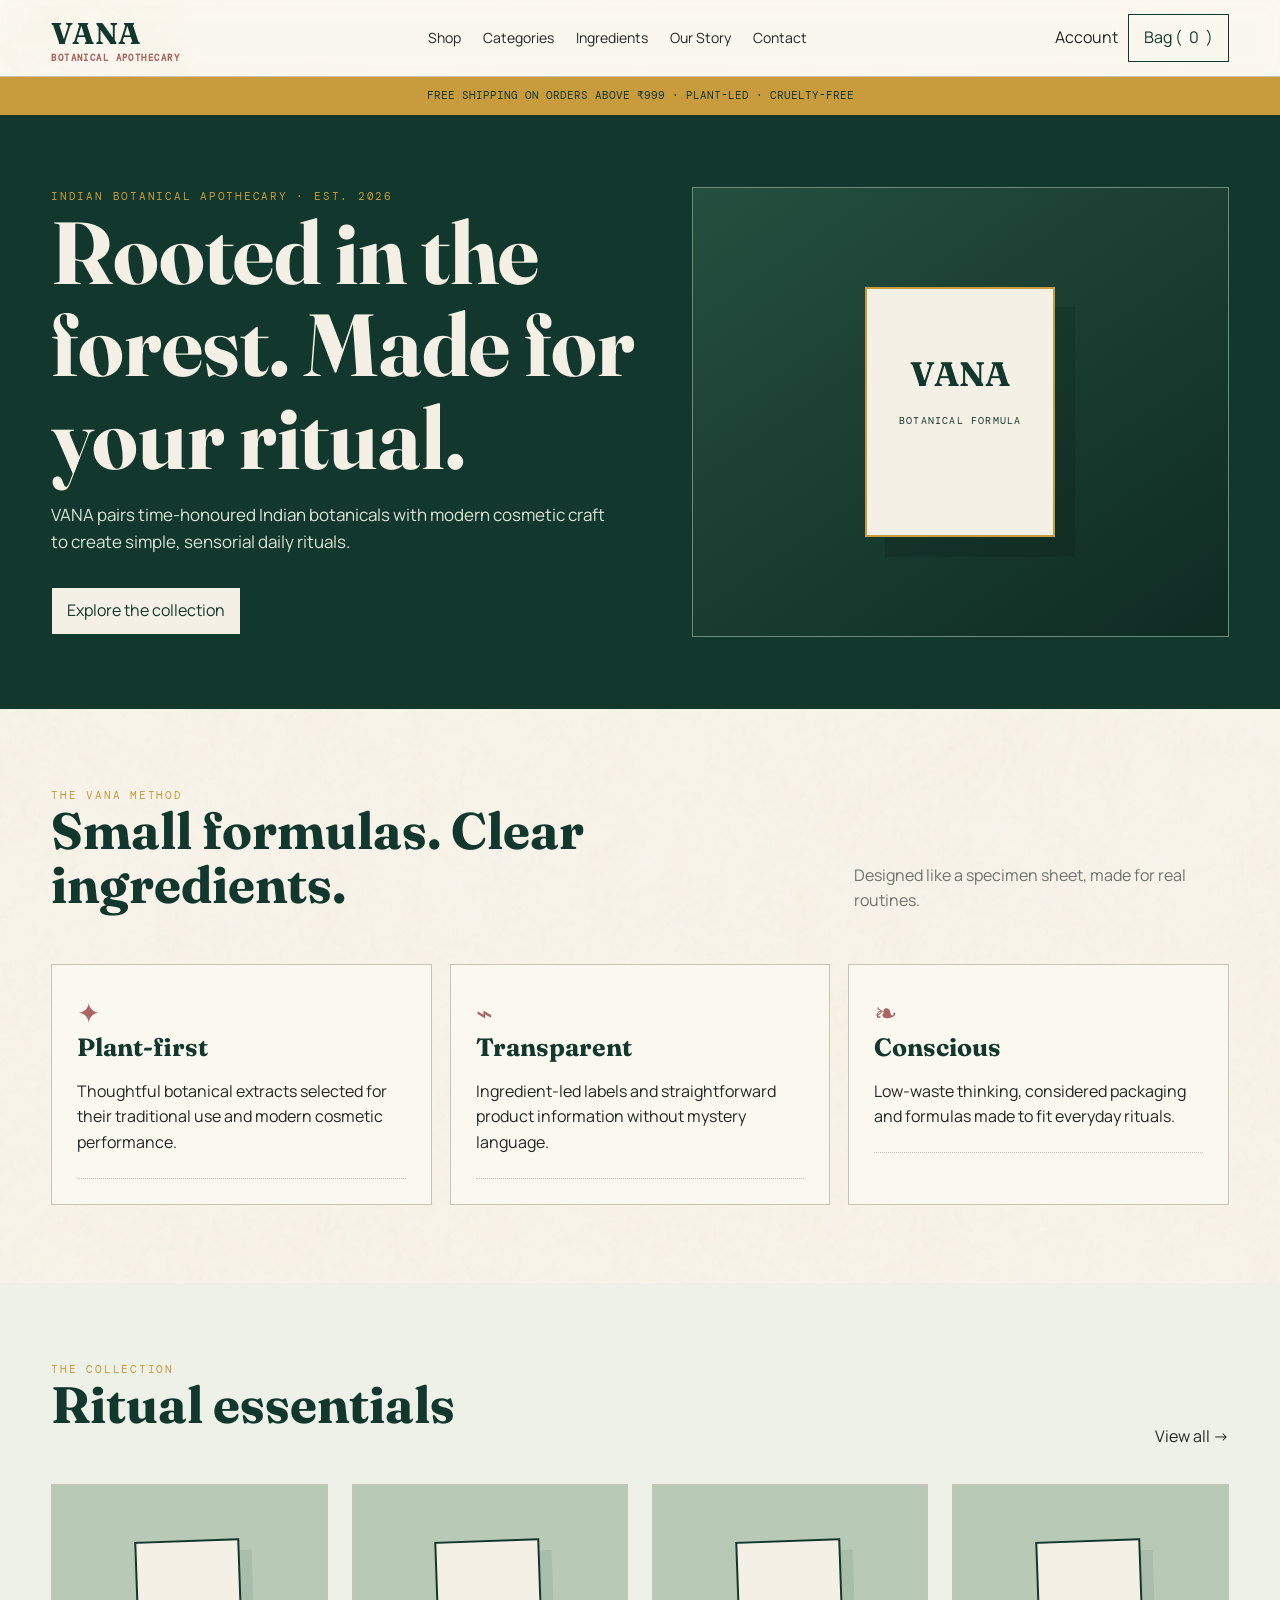
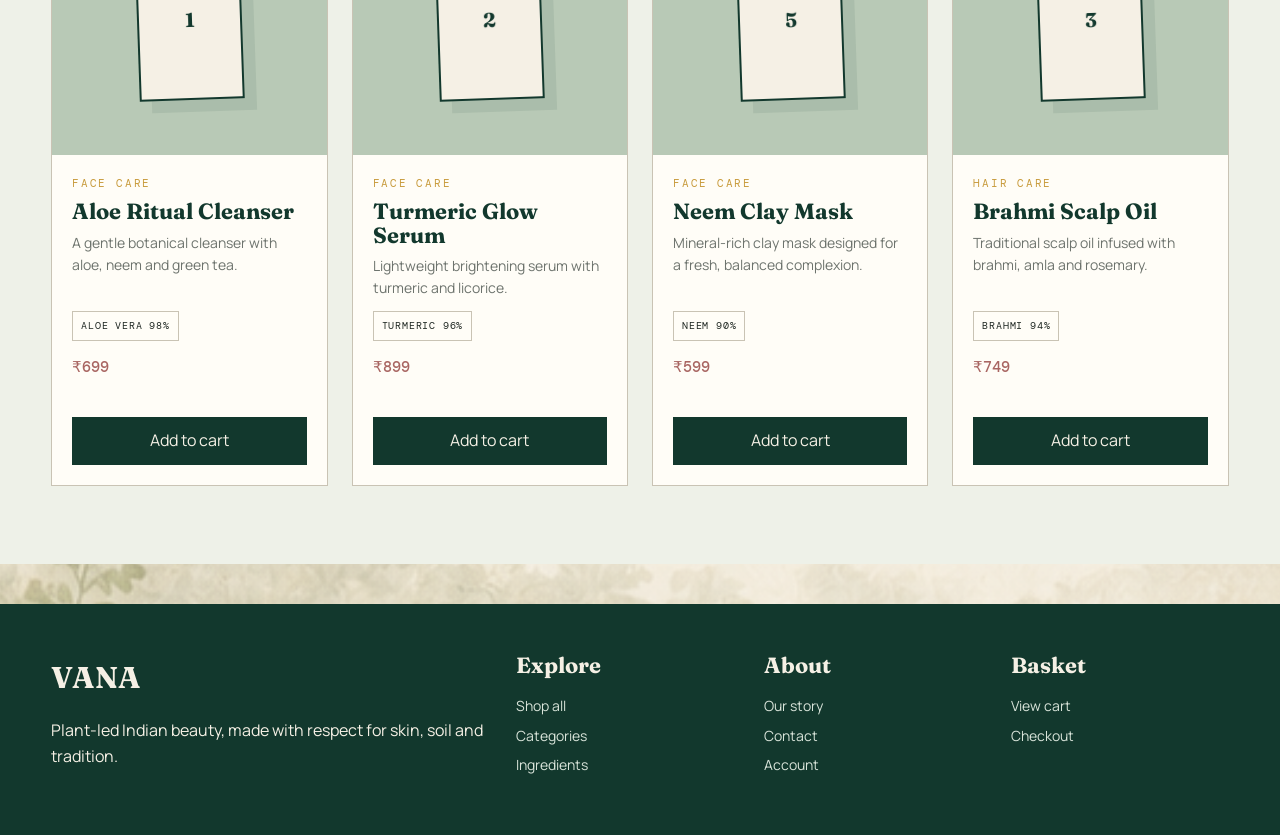
<file: Frontend/index.html>
<!DOCTYPE html>
<html lang="en">

<head>

    <!-- =========================================
         BASIC META
         ========================================= -->

    <meta charset="UTF-8">

    <meta
        name="viewport"
        content="width=device-width, initial-scale=1.0"
    >

    <title>Home — VANA</title>


    <!-- =========================================
         STYLESHEET
         ========================================= -->

    <link
        rel="stylesheet"
        href="style.css"
    >


    <!-- =========================================
         JAVASCRIPT
         ========================================= -->

    <script src="data.js"></script>

    <script
        defer
        src="script.js"
    ></script>

</head>


<body>


    <!-- =========================================
         HEADER / NAVIGATION
         ========================================= -->

    <header class="site-header">

        <div class="container nav">

            <!-- Brand -->

            <a
                class="brand"
                href="index.html"
            >
                VANA

                <small>
                    Botanical Apothecary
                </small>
            </a>


            <!-- Navigation -->

            <nav class="navlinks">

                <a href="shop.html">
                    Shop
                </a>

                <a href="categories.html">
                    Categories
                </a>

                <a href="ingredients.html">
                    Ingredients
                </a>

                <a href="about.html">
                    Our Story
                </a>

                <a href="contact.html">
                    Contact
                </a>

            </nav>


            <!-- Header Actions -->

            <div class="actions">

                <a href="account.php" class="account-btn">
                 Account
                </a>

                <a
                    class="icon-btn"
                    href="cart.html"
                >
                    Bag
                    (
                    <span data-cart-count>0</span>
                    )

                </a>

            </div>

        </div>

    </header>


    <!-- =========================================
         PROMOTIONAL NOTICE
         ========================================= -->

    <div class="notice">

        FREE SHIPPING ON ORDERS ABOVE ₹999
        ·
        PLANT-LED
        ·
        CRUELTY-FREE

    </div>


    <!-- =========================================
         MAIN CONTENT
         ========================================= -->

    <main>


        <!-- =====================================
             HERO SECTION
             ===================================== -->

        <section class="hero">

            <div class="container hero-grid">


                <!-- Hero Content -->

                <div class="hero-content">

                    <div class="eyebrow">

                        Indian Botanical Apothecary
                        ·
                        Est. 2026

                    </div>


                    <h1>

                        Rooted in the forest.
                        Made for your ritual.

                    </h1>


                    <p>

                        VANA pairs time-honoured Indian
                        botanicals with modern cosmetic
                        craft to create simple,
                        sensorial daily rituals.

                    </p>


                    <a
                        class="btn"
                        href="shop.html"
                        style="
                            background: #f5f0e5;
                            color: #12382d;
                            display: inline-block;
                            margin-top: 15px;
                        "
                    >

                        Explore the collection

                    </a>

                </div>


                <!-- Hero Product -->

                <div class="hero-card">

                    <div class="botanical">
                        ❧
                    </div>

                    <div class="product-jar">

                        <span>
                            BOTANICAL FORMULA
                        </span>

                    </div>

                </div>

            </div>

        </section>


        <!-- =====================================
             VANA METHOD SECTION
             ===================================== -->

        <section class="section">

            <div class="container">


                <!-- Section Heading -->

                <div class="section-head">

                    <div>

                        <div class="eyebrow">
                            The VANA method
                        </div>

                        <h2>
                            Small formulas.
                            Clear ingredients.
                        </h2>

                    </div>


                    <p class="muted">

                        Designed like a specimen sheet,
                        made for real routines.

                    </p>

                </div>


                <!-- Feature Cards -->

                <div class="spec-grid">


                    <!-- Plant First -->

                    <article class="spec-card">

                        <div class="spec-icon">
                            ✦
                        </div>

                        <h3>
                            Plant-first
                        </h3>

                        <p>

                            Thoughtful botanical extracts
                            selected for their traditional
                            use and modern cosmetic
                            performance.

                        </p>

                    </article>


                    <!-- Transparent -->

                    <article class="spec-card">

                        <div class="spec-icon">
                            ⌁
                        </div>

                        <h3>
                            Transparent
                        </h3>

                        <p>

                            Ingredient-led labels and
                            straightforward product
                            information without mystery
                            language.

                        </p>

                    </article>


                    <!-- Conscious -->

                    <article class="spec-card">

                        <div class="spec-icon">
                            ❧
                        </div>

                        <h3>
                            Conscious
                        </h3>

                        <p>

                            Low-waste thinking,
                            considered packaging and
                            formulas made to fit
                            everyday rituals.

                        </p>

                    </article>

                </div>

            </div>

        </section>


        <!-- =====================================
             FEATURED PRODUCTS
             ===================================== -->

        <section
            class="section"
            style="background: #eef1e8;"
        >

            <div class="container">


                <!-- Collection Heading -->

                <div class="section-head">

                    <div>

                        <div class="eyebrow">
                            The collection
                        </div>

                        <h2>
                            Ritual essentials
                        </h2>

                    </div>


                    <a href="shop.html">

                        View all →

                    </a>

                </div>


                <!-- Products Generated by JavaScript -->

                <div
                    class="products"
                    data-featured
                ></div>

            </div>

        </section>

    </main>


    <!-- =========================================
         FOOTER
         ========================================= -->

    <footer class="footer">

        <div class="container footer-grid">


            <!-- Footer Brand -->

            <div>

                <div
                    class="brand"
                    style="color: #f5f0e5;"
                >

                    VANA

                </div>

                <p>

                    Plant-led Indian beauty,
                    made with respect for skin,
                    soil and tradition.

                </p>

            </div>


            <!-- Explore -->

            <div>

                <h3>
                    Explore
                </h3>

                <a href="shop.html">
                    Shop all
                </a>

                <a href="categories.html">
                    Categories
                </a>

                <a href="ingredients.html">
                    Ingredients
                </a>

            </div>


            <!-- About -->

            <div>

                <h3>
                    About
                </h3>

                <a href="about.html">
                    Our story
                </a>

                <a href="contact.html">
                    Contact
                </a>

                <a href="account.php">
    Account
</a>
            </div>


            <!-- Basket -->

            <div>

                <h3>
                    Basket
                </h3>

                <a href="cart.html">
                    View cart
                </a>

                <a href="checkout.html">
                    Checkout
                </a>

            </div>

        </div>

    </footer>


</body>

</html>
</file>
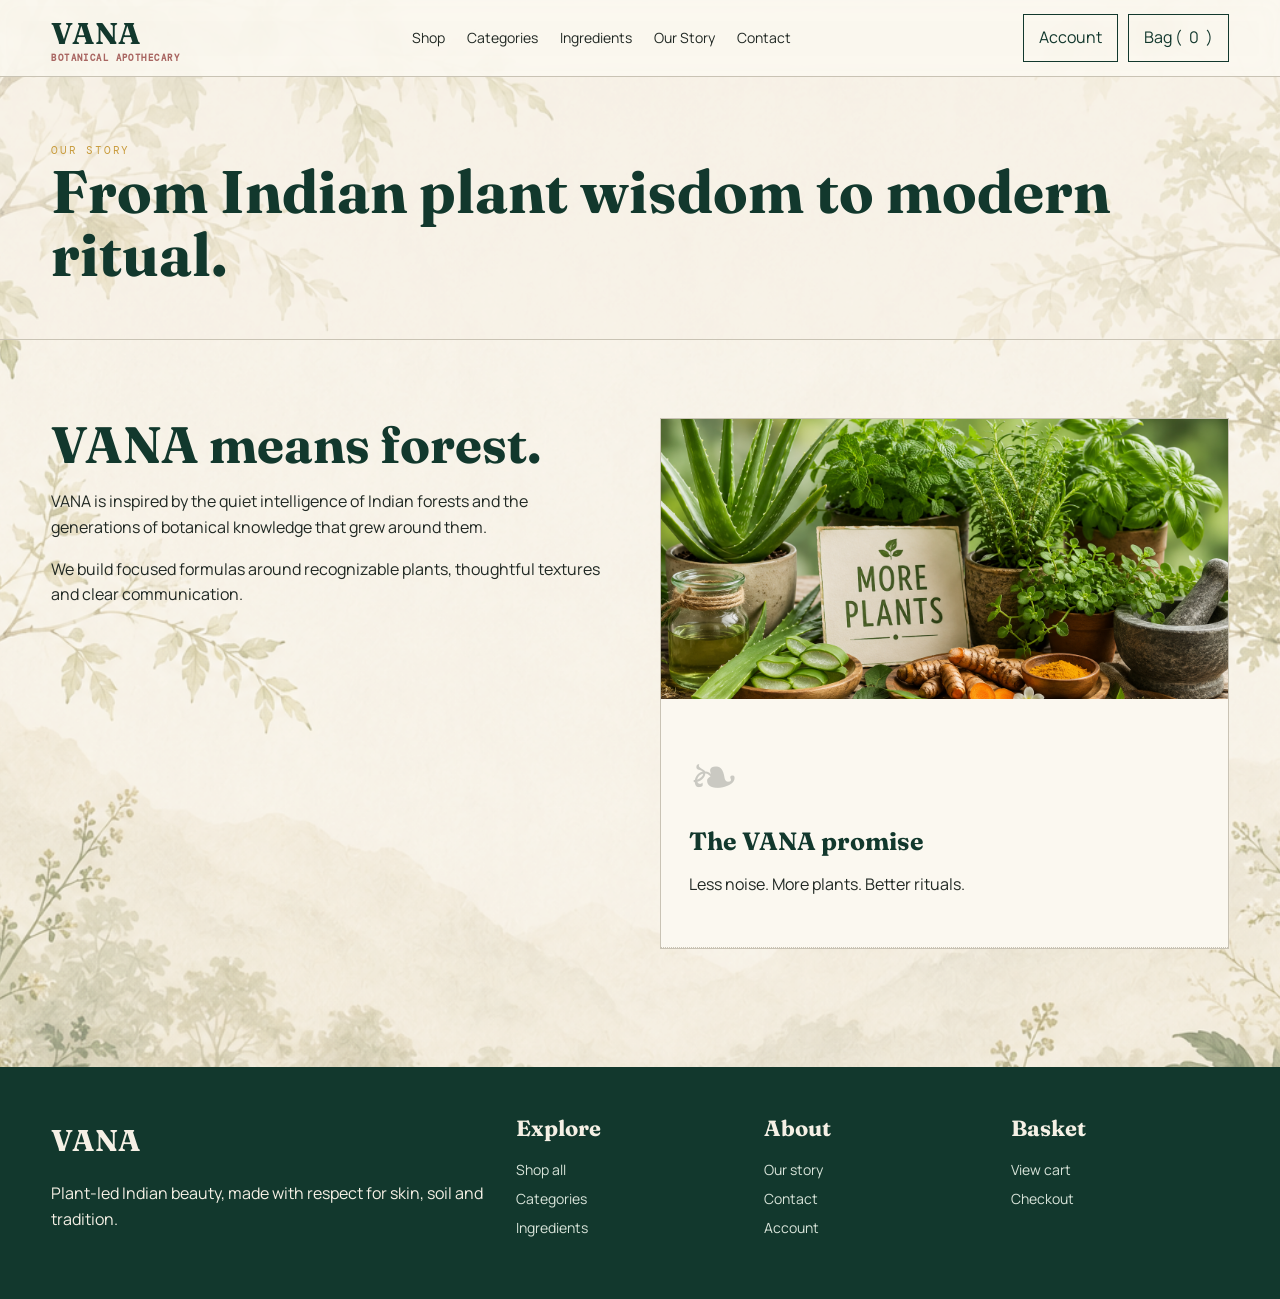
<file: Frontend/about.html>
<!DOCTYPE html>
<html lang="en">

<head>

    <!-- =========================================
         BASIC META
         ========================================= -->

    <meta charset="UTF-8">

    <meta
        name="viewport"
        content="width=device-width, initial-scale=1.0"
    >

    <title>Our Story — VANA</title>


    <!-- =========================================
         STYLESHEET
         ========================================= -->

    <link rel="stylesheet" href="style.css">


    <!-- =========================================
         JAVASCRIPT
         ========================================= -->

    <script src="data.js"></script>

    <script defer src="script.js"></script>

</head>


<body>


    <!-- =========================================
         HEADER / NAVIGATION
         ========================================= -->

    <header class="site-header">

        <div class="container nav">

            <!-- Brand -->

            <a class="brand" href="index.html">
                VANA

                <small>
                    Botanical Apothecary
                </small>
            </a>


            <!-- Navigation -->

            <nav class="navlinks">

                <a href="shop.html">
                    Shop
                </a>

                <a href="categories.html">
                    Categories
                </a>

                <a href="ingredients.html">
                    Ingredients
                </a>

                <a href="about.html">
                    Our Story
                </a>

                <a href="contact.html">
                    Contact
                </a>

            </nav>


            <!-- Header Actions -->

            <div class="actions">

                <a
                    class="icon-btn"
                   href="account.php"
                >
                    Account
                </a>

                <a
                    class="icon-btn"
                    href="cart.html"
                >
                    Bag (
                    <span data-cart-count>0</span>
                    )
                </a>

            </div>

        </div>

    </header>


    <!-- =========================================
         MAIN CONTENT
         ========================================= -->

    <main>


        <!-- =====================================
             PAGE TITLE
             ===================================== -->

        <section class="page-title">

            <div class="container">

                <div class="eyebrow">
                    Our Story
                </div>

                <h1>
                    From Indian plant wisdom
                    to modern ritual.
                </h1>

            </div>

        </section>


        <!-- =====================================
             OUR STORY SECTION
             ===================================== -->

        <section class="section">

            <div class="container two-col">


                <!-- Story Content -->

                <div>

                    <h2>
                        VANA means forest.
                    </h2>

                    <p>
                        VANA is inspired by the quiet
                        intelligence of Indian forests
                        and the generations of botanical
                        knowledge that grew around them.
                    </p>

                    <p>
                        We build focused formulas around
                        recognizable plants, thoughtful
                        textures and clear communication.
                    </p>

                </div>


                <!-- VANA Promise Card -->

                <div class="spec-card vana-promise-card">

              <div class="vana-promise-image">
              <img
                 src="images/vana-promise-botanical.png"
                 alt="Natural aloe vera, herbs and turmeric plants"
              >
              </div>
 
              <div class="vana-promise-content">

              <div class="botanical"
                style="position:static;font-size:60px">
                 ❧
              </div>

              <h3>The VANA promise</h3>
  
             <p>
               Less noise. More plants. Better rituals.
             </p>

        </div>

   </div>

            </div>

        </section>

    </main>


    <!-- =========================================
         FOOTER
         ========================================= -->

    <footer class="footer">

        <div class="container footer-grid">


            <!-- Footer Brand -->

            <div>

                <div
                    class="brand"
                    style="color: #f5f0e5;"
                >
                    VANA
                </div>

                <p>
                    Plant-led Indian beauty,
                    made with respect for skin,
                    soil and tradition.
                </p>

            </div>


            <!-- Explore -->

            <div>

                <h3>
                    Explore
                </h3>

                <a href="shop.html">
                    Shop all
                </a>

                <a href="categories.html">
                    Categories
                </a>

                <a href="ingredients.html">
                    Ingredients
                </a>

            </div>


            <!-- About -->

            <div>

                <h3>
                    About
                </h3>

                <a href="about.html">
                    Our story
                </a>

                <a href="contact.html">
                    Contact
                </a>

                <a href="account.php">
                Account
                </a>

            </div>


            <!-- Basket -->

            <div>

                <h3>
                    Basket
                </h3>

                <a href="cart.html">
                    View cart
                </a>

                <a href="checkout.html">
                    Checkout
                </a>

            </div>

        </div>

    </footer>


</body>

</html>
</file>
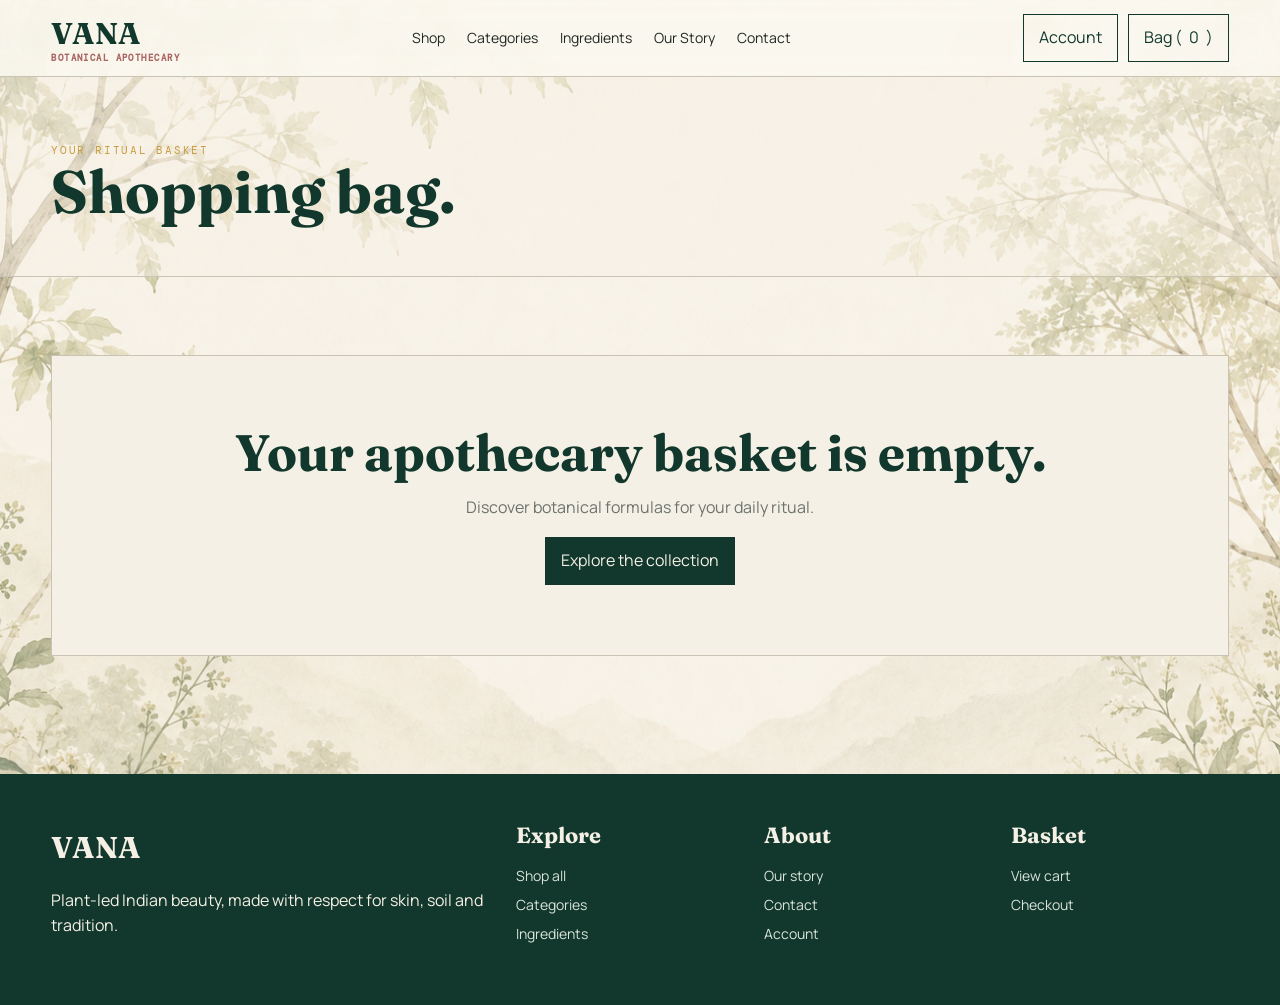
<file: Frontend/cart.html>
<!DOCTYPE html>
<html lang="en">

<head>

    <!-- =========================================
         BASIC META
         ========================================= -->

    <meta charset="UTF-8">

    <meta
        name="viewport"
        content="width=device-width, initial-scale=1.0"
    >

    <title>Cart — VANA</title>


    <!-- =========================================
         STYLESHEET
         ========================================= -->

    <link rel="stylesheet" href="style.css">


    <!-- =========================================
         JAVASCRIPT
         ========================================= -->

    <script src="data.js"></script>

    <script
        defer
        src="script.js"
    ></script>

</head>


<body>


    <!-- =========================================
         HEADER / NAVIGATION
         ========================================= -->

    <header class="site-header">

        <div class="container nav">


            <!-- Brand -->

            <a
                class="brand"
                href="index.html"
            >
                VANA

                <small>
                    Botanical Apothecary
                </small>
            </a>


            <!-- Navigation Links -->

            <nav class="navlinks">

                <a href="shop.html">
                    Shop
                </a>

                <a href="categories.html">
                    Categories
                </a>

                <a href="ingredients.html">
                    Ingredients
                </a>

                <a href="about.html">
                    Our Story
                </a>

                <a href="contact.html">
                    Contact
                </a>

            </nav>


            <!-- Header Actions -->

            <div class="actions">

                <a
                    class="icon-btn"
                    href="account.php"
                >
                    Account
                </a>

                <a
                    class="icon-btn"
                    href="cart.html"
                >
                    Bag (
                    <span data-cart-count>0</span>
                    )
                </a>

            </div>

        </div>

    </header>


    <!-- =========================================
         MAIN CONTENT
         ========================================= -->

    <main>


        <!-- =====================================
             PAGE TITLE
             ===================================== -->

        <section class="page-title">

            <div class="container">

                <div class="eyebrow">
                    Your ritual basket
                </div>

                <h1>
                    Shopping bag.
                </h1>

            </div>

        </section>


        <!-- =====================================
             CART SECTION
             ===================================== -->

        <section class="section">

            <div class="container">

                <!--
                    Cart products are dynamically
                    inserted here using script.js
                -->

                <div data-cart></div>

            </div>

        </section>

    </main>


    <!-- =========================================
         FOOTER
         ========================================= -->

    <footer class="footer">

        <div class="container footer-grid">


            <!-- Footer Brand -->

            <div>

                <div
                    class="brand"
                    style="color: #f5f0e5;"
                >
                    VANA
                </div>

                <p>
                    Plant-led Indian beauty,
                    made with respect for skin,
                    soil and tradition.
                </p>

            </div>


            <!-- Explore -->

            <div>

                <h3>
                    Explore
                </h3>

                <a href="shop.html">
                    Shop all
                </a>

                <a href="categories.html">
                    Categories
                </a>

                <a href="ingredients.html">
                    Ingredients
                </a>

            </div>


            <!-- About -->

            <div>

                <h3>
                    About
                </h3>

                <a href="about.html">
                    Our story
                </a>

                <a href="contact.html">
                    Contact
                </a>

                <a href="account.php">
                 Account
                </a>

            </div>


            <!-- Basket -->

            <div>

                <h3>
                    Basket
                </h3>

                <a href="cart.html">
                    View cart
                </a>

                <a href="checkout.html">
                    Checkout
                </a>

            </div>

        </div>

    </footer>


</body>

</html>
</file>
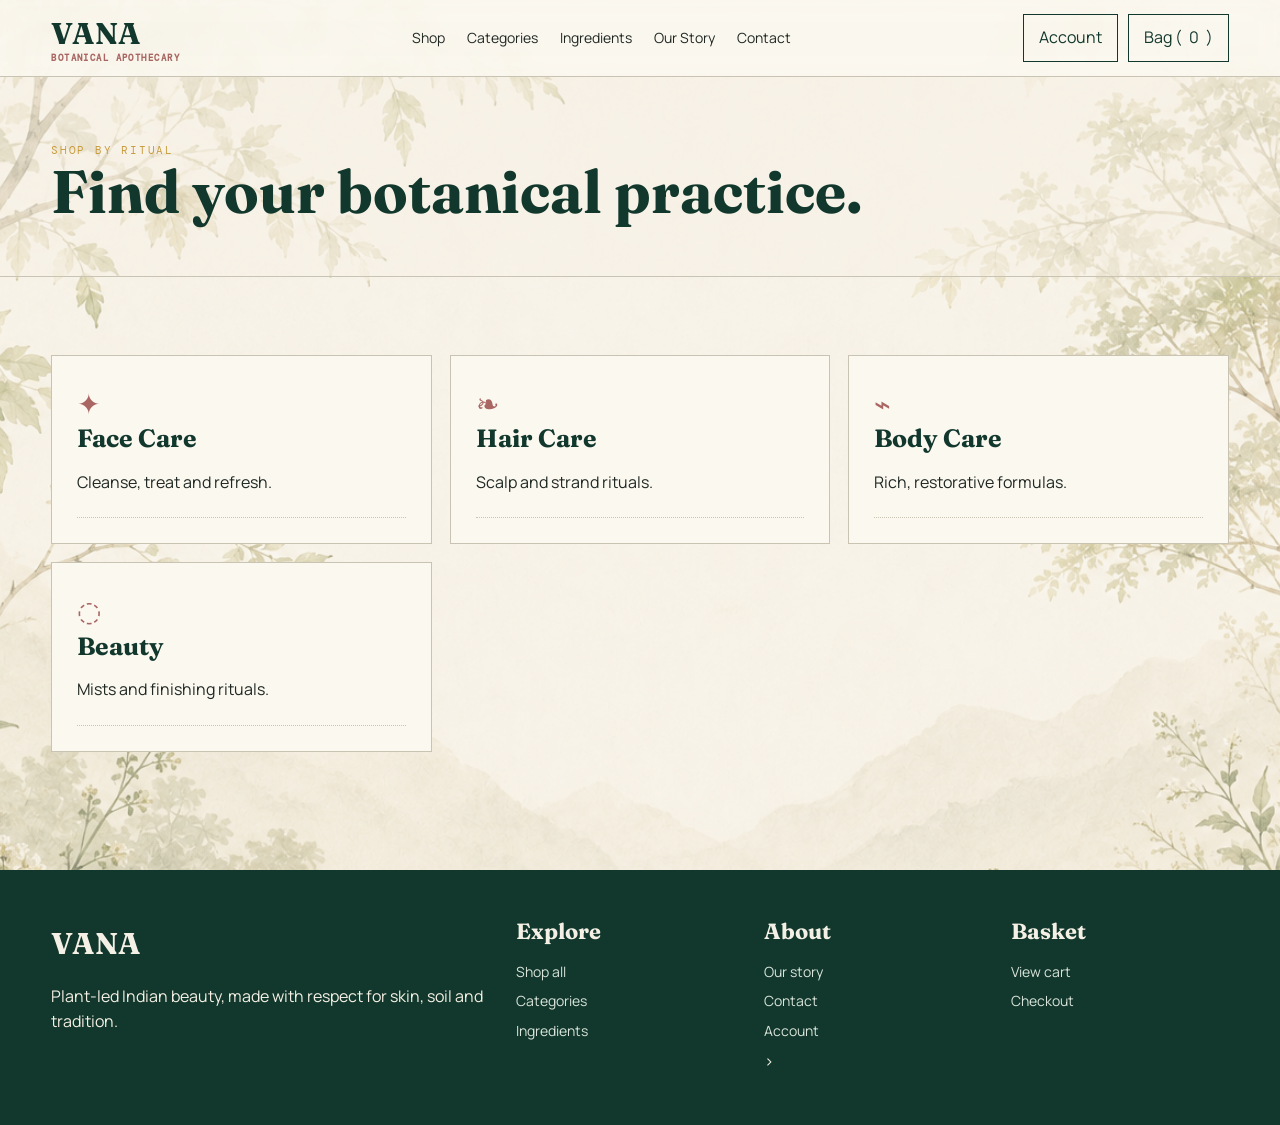
<file: Frontend/categories.html>
<!DOCTYPE html>
<html lang="en">

<head>

    <!-- =========================================
         BASIC META
         ========================================= -->

    <meta charset="UTF-8">

    <meta
        name="viewport"
        content="width=device-width, initial-scale=1.0"
    >

    <title>Categories — VANA</title>


    <!-- =========================================
         STYLESHEET
         ========================================= -->

    <link rel="stylesheet" href="style.css">


    <!-- =========================================
         JAVASCRIPT
         ========================================= -->

    <script src="data.js"></script>

    <script
        defer
        src="script.js"
    ></script>

</head>


<body>


    <!-- =========================================
         HEADER / NAVIGATION
         ========================================= -->

    <header class="site-header">

        <div class="container nav">


            <!-- Brand -->

            <a
                class="brand"
                href="index.html"
            >
                VANA

                <small>
                    Botanical Apothecary
                </small>
            </a>


            <!-- Navigation Links -->

            <nav class="navlinks">

                <a href="shop.html">
                    Shop
                </a>

                <a href="categories.html">
                    Categories
                </a>

                <a href="ingredients.html">
                    Ingredients
                </a>

                <a href="about.html">
                    Our Story
                </a>

                <a href="contact.html">
                    Contact
                </a>

            </nav>


            <!-- Header Actions -->

            <div class="actions">

                <a
                    class="icon-btn"
                    href="account.php"
                >
                    Account
                </a>

                <a
                    class="icon-btn"
                    href="cart.html"
                >
                    Bag (
                    <span data-cart-count>0</span>
                    )
                </a>

            </div>

        </div>

    </header>


    <!-- =========================================
         MAIN CONTENT
         ========================================= -->

    <main>


        <!-- =====================================
             PAGE TITLE
             ===================================== -->

        <section class="page-title">

            <div class="container">

                <div class="eyebrow">
                    Shop by ritual
                </div>

                <h1>
                    Find your botanical practice.
                </h1>

            </div>

        </section>


        <!-- =====================================
             CATEGORY SECTION
             ===================================== -->

        <section class="section">

            <div class="container">

                <div class="spec-grid">


                    <!-- =================================
                         FACE CARE
                         ================================= -->

                    <a
                        class="spec-card"
                        href="shop.html?category=Face%20Care"
                    >

                        <div class="spec-icon">
                            ✦
                        </div>

                        <h3>
                            Face Care
                        </h3>

                        <p>
                            Cleanse, treat and refresh.
                        </p>

                    </a>


                    <!-- =================================
                         HAIR CARE
                         ================================= -->

                    <a
                        class="spec-card"
                        href="shop.html?category=Hair%20Care"
                    >

                        <div class="spec-icon">
                            ❧
                        </div>

                        <h3>
                            Hair Care
                        </h3>

                        <p>
                            Scalp and strand rituals.
                        </p>

                    </a>


                    <!-- =================================
                         BODY CARE
                         ================================= -->

                    <a
                        class="spec-card"
                        href="shop.html?category=Body%20Care"
                    >

                        <div class="spec-icon">
                            ⌁
                        </div>

                        <h3>
                            Body Care
                        </h3>

                        <p>
                            Rich, restorative formulas.
                        </p>

                    </a>


                    <!-- =================================
                         BEAUTY
                         ================================= -->

                    <a
                        class="spec-card"
                        href="shop.html?category=Beauty"
                    >

                        <div class="spec-icon">
                            ◌
                        </div>

                        <h3>
                            Beauty
                        </h3>

                        <p>
                            Mists and finishing rituals.
                        </p>

                    </a>

                </div>

            </div>

        </section>

    </main>


    <!-- =========================================
         FOOTER
         ========================================= -->

    <footer class="footer">

        <div class="container footer-grid">


            <!-- Footer Brand -->

            <div>

                <div
                    class="brand"
                    style="color: #f5f0e5;"
                >
                    VANA
                </div>

                <p>
                    Plant-led Indian beauty,
                    made with respect for skin,
                    soil and tradition.
                </p>

            </div>


            <!-- Explore -->

            <div>

                <h3>
                    Explore
                </h3>

                <a href="shop.html">
                    Shop all
                </a>

                <a href="categories.html">
                    Categories
                </a>

                <a href="ingredients.html">
                    Ingredients
                </a>

            </div>


            <!-- About -->

            <div>

                <h3>
                    About
                </h3>

                <a href="about.html">
                    Our story
                </a>

                <a href="contact.html">
                    Contact
                </a>

                <a href="account.php">
                Account
                </a>>

            </div>


            <!-- Basket -->

            <div>

                <h3>
                    Basket
                </h3>

                <a href="cart.html">
                    View cart
                </a>

                <a href="checkout.html">
                    Checkout
                </a>

            </div>

        </div>

    </footer>


</body>

</html>
</file>
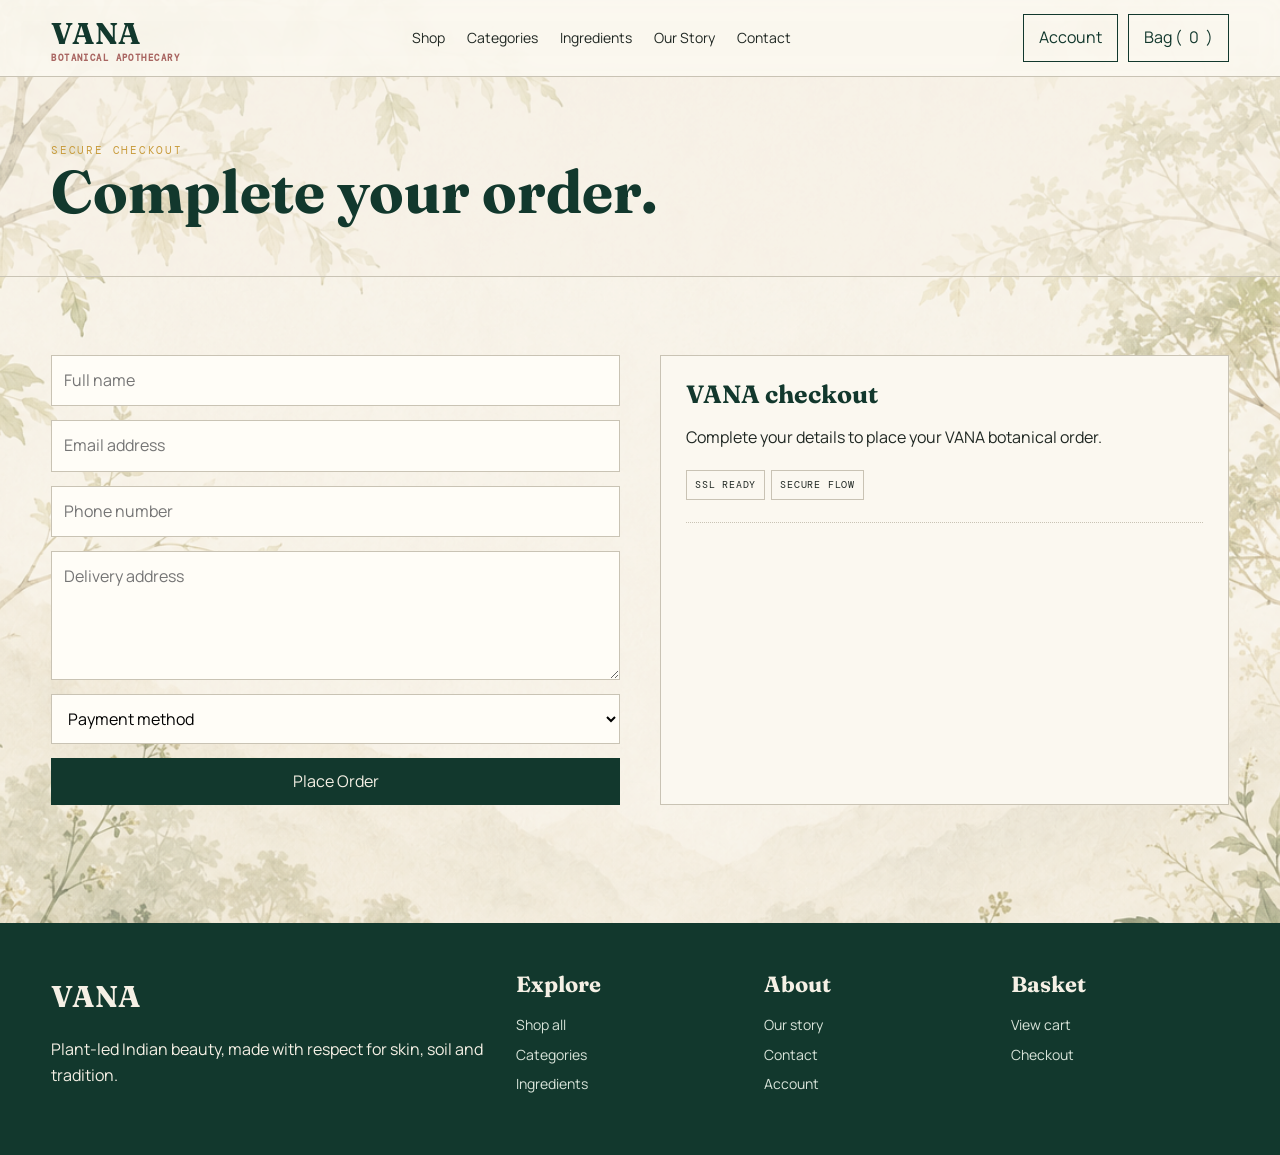
<file: Frontend/checkout.html>
<!DOCTYPE html>
<html lang="en">

<head>

    <meta charset="UTF-8">

    <meta
        name="viewport"
        content="width=device-width, initial-scale=1.0"
    >

    <title>Checkout — VANA</title>

    <link
        rel="stylesheet"
        href="style.css"
    >

    

    <script
        defer
        src="script.js"
    ></script>

</head>


<body>


<!-- =========================================
     HEADER / NAVIGATION
     ========================================= -->

<header class="site-header">

    <div class="container nav">

        <!-- Brand -->

        <a
            class="brand"
            href="index.html"
        >
            VANA

            <small>
                Botanical Apothecary
            </small>
        </a>


        <!-- Navigation -->

        <nav class="navlinks">

            <a href="shop.html">
                Shop
            </a>

            <a href="categories.html">
                Categories
            </a>

            <a href="ingredients.html">
                Ingredients
            </a>

            <a href="about.html">
                Our Story
            </a>

            <a href="contact.html">
                Contact
            </a>

        </nav>


        <!-- Header Actions -->

        <div class="actions">

            <a
                class="icon-btn"
                href="account.php"
            >
                Account
            </a>

            <a
                class="icon-btn"
                href="cart.html"
            >
                Bag (
                <span data-cart-count>0</span>
                )
            </a>

        </div>

    </div>

</header>


<!-- =========================================
     MAIN CONTENT
     ========================================= -->

<main>


    <!-- =====================================
         PAGE TITLE
         ===================================== -->

    <section class="page-title">

        <div class="container">

            <div class="eyebrow">
                Secure checkout
            </div>

            <h1>
                Complete your order.
            </h1>

        </div>

    </section>


    <!-- =====================================
         CHECKOUT SECTION
         ===================================== -->

    <section class="section">

        <div class="container two-col">


            <!-- =================================
                 CHECKOUT FORM
                 ================================= -->

            <form
    class="form"
    id="checkoutForm"
>

    <input
        type="text"
        name="name"
        placeholder="Full name"
        required
    >

    <input
        type="email"
        name="email"
        placeholder="Email address"
        required
    >

    <input
        type="tel"
        name="phone"
        placeholder="Phone number"
        required
    >

    <textarea
        name="address"
        rows="4"
        placeholder="Delivery address"
        required
    ></textarea>

    <select
        name="payment"
        required
    >

        <option value="">
            Payment method
        </option>

        <option value="cod">
            Cash on delivery
        </option>

        <option value="upi">
            UPI
        </option>

        <option value="card">
            Card
        </option>

    </select>

    <button
        type="submit"
        class="btn fill"
    >
        Place Order
    </button>

</form>

            <!-- =================================
                 CHECKOUT INFORMATION
                 ================================= -->

            <div class="spec-card">

                <h3>
                    VANA checkout
                </h3>

                <p>
                    Complete your details to place
                    your VANA botanical order.
                </p>

                <span class="badge">
                    SSL READY
                </span>

                <span class="badge">
                    SECURE FLOW
                </span>

            </div>

        </div>

    </section>

</main>


<!-- =========================================
     FOOTER
     ========================================= -->

<footer class="footer">

    <div class="container footer-grid">


        <!-- Footer Brand -->

        <div>

            <div
                class="brand"
                style="color: #f5f0e5;"
            >
                VANA
            </div>

            <p>
                Plant-led Indian beauty,
                made with respect for skin,
                soil and tradition.
            </p>

        </div>


        <!-- Explore -->

        <div>

            <h3>
                Explore
            </h3>

            <a href="shop.html">
                Shop all
            </a>

            <a href="categories.html">
                Categories
            </a>

            <a href="ingredients.html">
                Ingredients
            </a>

        </div>


        <!-- About -->

        <div>

            <h3>
                About
            </h3>

            <a href="about.html">
                Our story
            </a>

            <a href="contact.html">
                Contact
            </a>

           <a href="account.php">
           Account
           </a>
             

        </div>


        <!-- Basket -->

        <div>

            <h3>
                Basket
            </h3>

            <a href="cart.html">
                View cart
            </a>

            <a href="checkout.html">
                Checkout
            </a>

        </div>

    </div>

</footer>


</body>

</html>
</file>
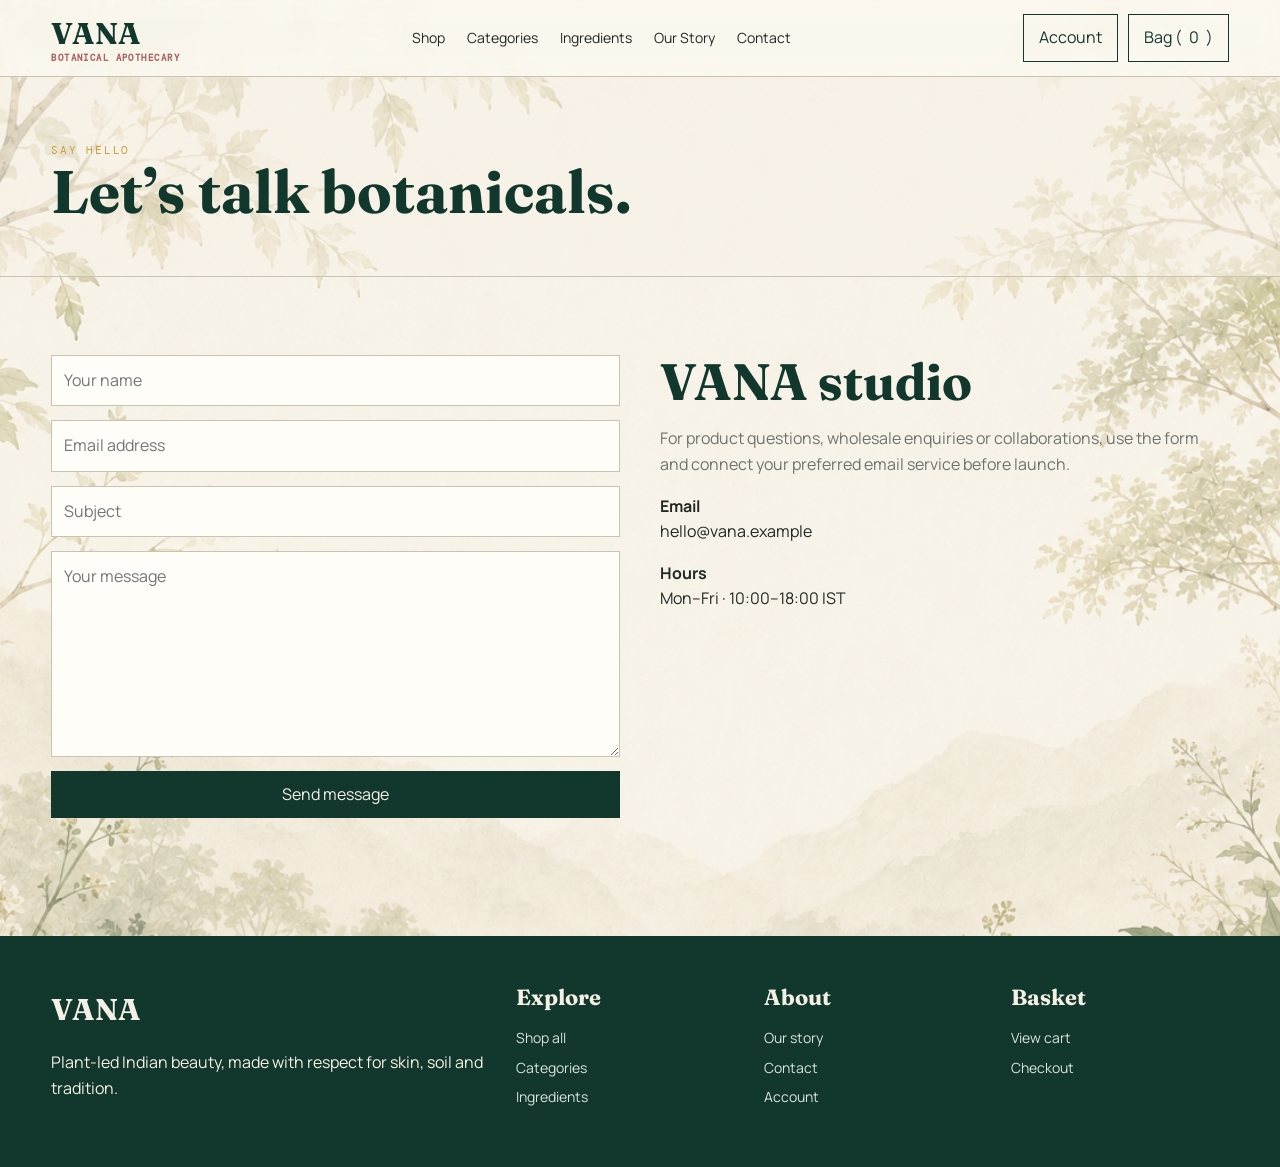
<file: Frontend/contact.html>
<!DOCTYPE html>
<html lang="en">

<head>

    <!-- =========================================
         BASIC META
         ========================================= -->

    <meta charset="UTF-8">

    <meta
        name="viewport"
        content="width=device-width, initial-scale=1.0"
    >

    <title>Contact — VANA</title>


    <!-- =========================================
         STYLESHEET
         ========================================= -->

    <link
        rel="stylesheet"
        href="style.css"
    >


    <!-- =========================================
         JAVASCRIPT
         ========================================= -->

    <script src="data.js"></script>

    <script
        defer
        src="script.js"
    ></script>

</head>


<body>


    <!-- =========================================
         HEADER / NAVIGATION
         ========================================= -->

    <header class="site-header">

        <div class="container nav">


            <!-- Brand -->

            <a
                class="brand"
                href="index.html"
            >
                VANA

                <small>
                    Botanical Apothecary
                </small>
            </a>


            <!-- Navigation Links -->

            <nav class="navlinks">

                <a href="shop.html">
                    Shop
                </a>

                <a href="categories.html">
                    Categories
                </a>

                <a href="ingredients.html">
                    Ingredients
                </a>

                <a href="about.html">
                    Our Story
                </a>

                <a href="contact.html">
                    Contact
                </a>

            </nav>


            <!-- Header Actions -->

            <div class="actions">

                <a
                    class="icon-btn"
                    href="account.php"
                >
                    Account
                </a>

                <a
                    class="icon-btn"
                    href="cart.html"
                >
                    Bag (
                    <span data-cart-count>0</span>
                    )
                </a>

            </div>

        </div>

    </header>


    <!-- =========================================
         MAIN CONTENT
         ========================================= -->

    <main>


        <!-- =====================================
             PAGE TITLE
             ===================================== -->

        <section class="page-title">

            <div class="container">

                <div class="eyebrow">
                    Say hello
                </div>

                <h1>
                    Let’s talk botanicals.
                </h1>

            </div>

        </section>


        <!-- =====================================
             CONTACT SECTION
             ===================================== -->

        <section class="section">

            <div class="container two-col">


                <!-- =================================
                     CONTACT FORM
                     ================================= -->

                <form
                    class="form"
                    method="POST"
                    action="#"
                    onsubmit="return false;"
                >


                    <!-- Name -->

                    <input
                        type="text"
                        name="name"
                        placeholder="Your name"
                        required
                    >


                    <!-- Email -->

                    <input
                        type="email"
                        name="email"
                        placeholder="Email address"
                        required
                    >


                    <!-- Subject -->

                    <input
                        type="text"
                        name="subject"
                        placeholder="Subject"
                    >


                    <!-- Message -->

                    <textarea
                        name="message"
                        rows="7"
                        placeholder="Your message"
                        required
                    ></textarea>


                    <!-- Submit Button -->

                    <button
                        type="submit"
                        class="btn fill"
                    >
                        Send message
                    </button>

                </form>


                <!-- =================================
                     CONTACT INFORMATION
                     ================================= -->

                <div class="contact-info">

                    <h2>
                        VANA studio
                    </h2>

                    <p class="muted">

                        For product questions,
                        wholesale enquiries or
                        collaborations, use the form
                        and connect your preferred
                        email service before launch.

                    </p>


                    <!-- Email -->

                    <p>

                        <strong>
                            Email
                        </strong>

                        <br>

                        hello@vana.example

                    </p>


                    <!-- Working Hours -->

                    <p>

                        <strong>
                            Hours
                        </strong>

                        <br>

                        Mon–Fri · 10:00–18:00 IST

                    </p>

                </div>

            </div>

        </section>

    </main>


    <!-- =========================================
         FOOTER
         ========================================= -->

    <footer class="footer">

        <div class="container footer-grid">


            <!-- Footer Brand -->

            <div>

                <div
                    class="brand"
                    style="color: #f5f0e5;"
                >
                    VANA
                </div>

                <p>

                    Plant-led Indian beauty,
                    made with respect for skin,
                    soil and tradition.

                </p>

            </div>


            <!-- Explore -->

            <div>

                <h3>
                    Explore
                </h3>

                <a href="shop.html">
                    Shop all
                </a>

                <a href="categories.html">
                    Categories
                </a>

                <a href="ingredients.html">
                    Ingredients
                </a>

            </div>


            <!-- About -->

            <div>

                <h3>
                    About
                </h3>

                <a href="about.html">
                    Our story
                </a>

                <a href="contact.html">
                    Contact
                </a>

                <a href="account.php">
                 Account
                </a>

            </div>


            <!-- Basket -->

            <div>

                <h3>
                    Basket
                </h3>

                <a href="cart.html">
                    View cart
                </a>

                <a href="checkout.html">
                    Checkout
                </a>

            </div>

        </div>

    </footer>


</body>

</html>
</file>
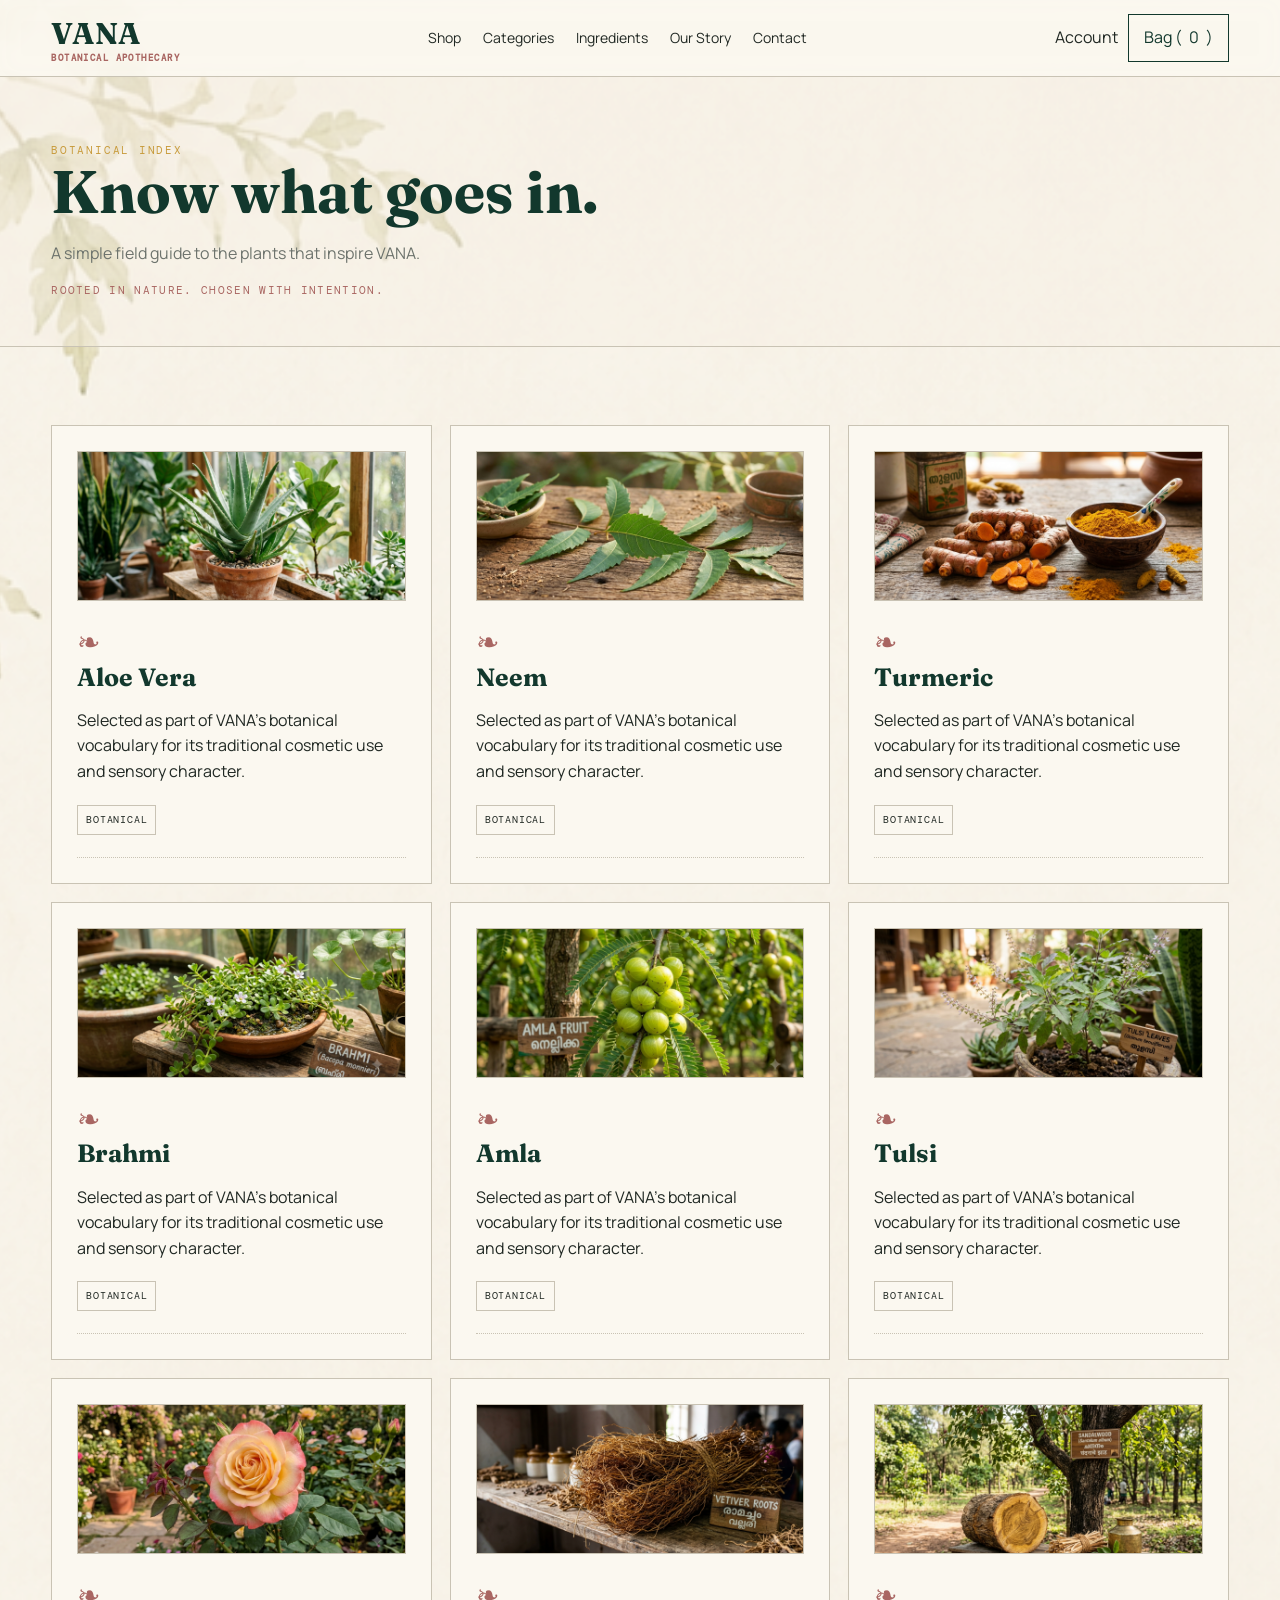
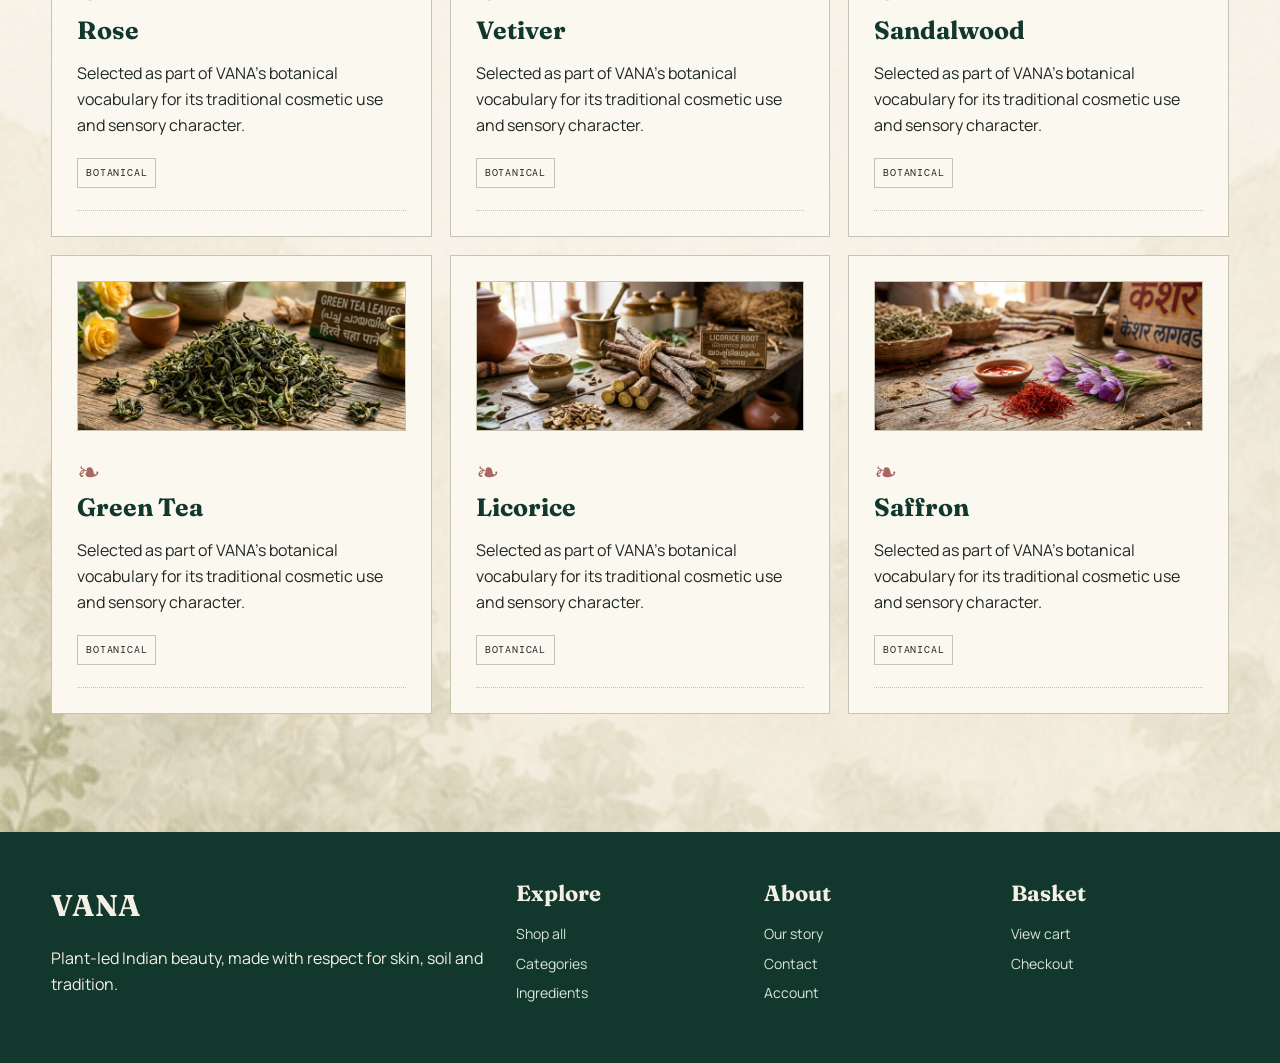
<file: Frontend/ingredients.html>
<!DOCTYPE html>
<html lang="en">

<head>

    <!-- =========================================
         BASIC META
         ========================================= -->

    <meta charset="UTF-8">

    <meta
        name="viewport"
        content="width=device-width, initial-scale=1.0"
    >

    <title>Ingredients — VANA</title>


    <!-- =========================================
         STYLESHEET
         ========================================= -->

    <link
        rel="stylesheet"
        href="style.css"
    >


    <!-- =========================================
         JAVASCRIPT
         ========================================= -->

    <script src="data.js"></script>

    <script
        defer
        src="script.js"
    ></script>

</head>


<body>


    <!-- =========================================
         HEADER / NAVIGATION
         ========================================= -->

    <header class="site-header">

        <div class="container nav">


            <!-- Brand -->

            <a
                class="brand"
                href="index.html"
            >
                VANA

                <small>
                    Botanical Apothecary
                </small>
            </a>


            <!-- Navigation Links -->

            <nav class="navlinks">

                <a href="shop.html">
                    Shop
                </a>

                <a href="categories.html">
                    Categories
                </a>

                <a href="ingredients.html">
                    Ingredients
                </a>

                <a href="about.html">
                    Our Story
                </a>

                <a href="contact.html">
                    Contact
                </a>

            </nav>


            <!-- Header Actions -->

            <div class="actions">

                <a href="account.php" class="account-btn">
    Account
</a>

                <a
                    class="icon-btn"
                    href="cart.html"
                >
                    Bag (
                    <span data-cart-count>0</span>
                    )
                </a>

            </div>

        </div>

    </header>


    <!-- =========================================
         MAIN CONTENT
         ========================================= -->

    <main class="ingredients-page">


        <!-- =====================================
             PAGE TITLE
             ===================================== -->

        <section class="page-title">

            <div class="container">

                <div class="eyebrow">
                    Botanical index
                </div>

                <h1>
                    Know what goes in.
                </h1>

                <p class="muted">
    A simple field guide to the plants
    that inspire VANA.
</p>

<p class="ingredient-note">
    Rooted in nature. Chosen with intention.
</p>
            </div>

        </section>


        <!-- =====================================
             INGREDIENTS SECTION
             ===================================== -->

        <section class="section">

            <div class="container">

                <div class="spec-grid">


                    <!-- =================================
                         ALOE VERA
                         ================================= -->

                    <article class="spec-card">

    <div class="ingredient-image">
        <img
            src="images/ingredients/Aloe Vera plant.png"
            alt="Aloe Vera"
        >
        </div>

         <div class="spec-icon">
          ❧
         </div>

        <h3>
            Aloe Vera
        </h3>

                        <p>
                            Selected as part of VANA’s
                            botanical vocabulary for its
                            traditional cosmetic use and
                            sensory character.
                        </p>

                        <span class="badge">
                            BOTANICAL
                        </span>

                    </article>


                    <!-- =================================
                         NEEM
                         ================================= -->
            <article class="spec-card">

            <div class="ingredient-image">
            <img
              src="images/ingredients/Neem leaves.png"
              alt="Neem leaves"
             >
            </div>

            <div class="spec-icon">
              ❧
            </div>

            <h3>
               Neem
            </h3>
                        <p>
                            Selected as part of VANA’s
                            botanical vocabulary for its
                            traditional cosmetic use and
                            sensory character.
                        </p>

                        <span class="badge">
                            BOTANICAL
                        </span>

                    </article>


                    <!-- =================================
                         TURMERIC
                         ================================= -->

                         <article class="spec-card">

            <div class="ingredient-image">
            <img
              src="images/ingredients/Turmeric rootpowder.png"
              alt="Turmeric rootpowder"
             >
            </div>

            <div class="spec-icon">
              ❧
            </div>

            <h3>
              Turmeric
            </h3>
                        <p>
                            Selected as part of VANA’s
                            botanical vocabulary for its
                            traditional cosmetic use and
                            sensory character.
                        </p>

                        <span class="badge">
                            BOTANICAL
                        </span>

                    </article>


                    <!-- =================================
                         BRAHMI
                         ================================= -->

                    <article class="spec-card">

            <div class="ingredient-image">
            <img
              src="images/ingredients/Brahmi plant.png"
              alt="Brahmi plant"
             >
            </div>

            <div class="spec-icon">
              ❧
            </div>

            <h3>
               Brahmi
            </h3>
                        <p>
                            Selected as part of VANA’s
                            botanical vocabulary for its
                            traditional cosmetic use and
                            sensory character.
                        </p>

                        <span class="badge">
                            BOTANICAL
                        </span>

                    </article>


                    <!-- =================================
                         AMLA
                         ================================= -->

                   <article class="spec-card">

            <div class="ingredient-image">
            <img
              src="images/ingredients/Amla fruit.png"
              alt="Amla fruit"
             >
            </div>

            <div class="spec-icon">
              ❧
            </div>

            <h3>
              Amla
            </h3>
                        <p>
                            Selected as part of VANA’s
                            botanical vocabulary for its
                            traditional cosmetic use and
                            sensory character.
                        </p>

                        <span class="badge">
                            BOTANICAL
                        </span>

                    </article>


                    <!-- =================================
                         TULSI
                         ================================= -->

                    <article class="spec-card">

            <div class="ingredient-image">
            <img
              src="images/ingredients/Tulsi leaves.png"
              alt="Tulsi leaves"
             >
            </div>

            <div class="spec-icon">
              ❧
            </div>

            <h3>
              Tulsi
            </h3>
                        <p>
                            Selected as part of VANA’s
                            botanical vocabulary for its
                            traditional cosmetic use and
                            sensory character.
                        </p>

                        <span class="badge">
                            BOTANICAL
                        </span>

                    </article>


                    <!-- =================================
                         ROSE
                         ================================= -->

                    <article class="spec-card">

            <div class="ingredient-image">
            <img
              src="images/ingredients/Rose flower.png"
              alt="Rose flower"
             >
            </div>

            <div class="spec-icon">
              ❧
            </div>

            <h3>
              Rose
            </h3>

                        <p>
                            Selected as part of VANA’s
                            botanical vocabulary for its
                            traditional cosmetic use and
                            sensory character.
                        </p>

                        <span class="badge">
                            BOTANICAL
                        </span>

                    </article>


                    <!-- =================================
                         VETIVER
                         ================================= -->

                    <article class="spec-card">

            <div class="ingredient-image">
            <img
              src="images/ingredients/Vetiver roots.png"
              alt="Vetiver roots"
             >
            </div>

            <div class="spec-icon">
              ❧
            </div>

            <h3>
              Vetiver
            </h3>

                        <p>
                            Selected as part of VANA’s
                            botanical vocabulary for its
                            traditional cosmetic use and
                            sensory character.
                        </p>

                        <span class="badge">
                            BOTANICAL
                        </span>

                    </article>


                    <!-- =================================
                         SANDALWOOD
                         ================================= -->

                    <article class="spec-card">

            <div class="ingredient-image">
            <img
              src="images/ingredients/Sandalwoodtree.png"
              alt="Sandalwoodtree"
             >
            </div>

            <div class="spec-icon">
              ❧
            </div>

            <h3>
              Sandalwood
            </h3>

                        <p>
                            Selected as part of VANA’s
                            botanical vocabulary for its
                            traditional cosmetic use and
                            sensory character.
                        </p>

                        <span class="badge">
                            BOTANICAL
                        </span>

                    </article>


                    <!-- =================================
                         GREEN TEA
                         ================================= -->

                   <article class="spec-card">

            <div class="ingredient-image">
            <img
              src="images/ingredients/Green tea leaves.png"
              alt="Green tea leaves"
             >
            </div>

            <div class="spec-icon">
              ❧
            </div>

            <h3>
              Green Tea
            </h3>
                        <p>
                            Selected as part of VANA’s
                            botanical vocabulary for its
                            traditional cosmetic use and
                            sensory character.
                        </p>

                        <span class="badge">
                            BOTANICAL
                        </span>

                    </article>


                    <!-- =================================
                         LICORICE
                         ================================= -->

                    <article class="spec-card">

            <div class="ingredient-image">
            <img
              src="images/ingredients/Licorice root.png"
              alt="Licorice root"
             >
            </div>

            <div class="spec-icon">
              ❧
            </div>

            <h3>
              Licorice
            </h3>

                        <p>
                            Selected as part of VANA’s
                            botanical vocabulary for its
                            traditional cosmetic use and
                            sensory character.
                        </p>

                        <span class="badge">
                            BOTANICAL
                        </span>

                    </article>


                    <!-- =================================
                         SAFFRON
                         ================================= -->

                    <article class="spec-card">

            <div class="ingredient-image">
            <img
              src="images/ingredients/Saffron.png"
              alt="Saffron"
             >
            </div>

            <div class="spec-icon">
              ❧
            </div>

            <h3>
              Saffron
            </h3>
                        <p>
                            Selected as part of VANA’s
                            botanical vocabulary for its
                            traditional cosmetic use and
                            sensory character.
                        </p>

                        <span class="badge">
                            BOTANICAL
                        </span>

                    </article>

                </div>

            </div>

        </section>

    </main>


    <!-- =========================================
         FOOTER
         ========================================= -->

    <footer class="footer">

        <div class="container footer-grid">


            <!-- Footer Brand -->

            <div>

                <div
                    class="brand"
                    style="color: #f5f0e5;"
                >
                    VANA
                </div>

                <p>
                    Plant-led Indian beauty,
                    made with respect for skin,
                    soil and tradition.
                </p>

            </div>


            <!-- Explore -->

            <div>

                <h3>
                    Explore
                </h3>

                <a href="shop.html">
                    Shop all
                </a>

                <a href="categories.html">
                    Categories
                </a>

                <a href="ingredients.html">
                    Ingredients
                </a>

            </div>


            <!-- About -->

            <div>

                <h3>
                    About
                </h3>

                <a href="about.html">
                    Our story
                </a>

                <a href="contact.html">
                    Contact
                </a>

                <a href="account.php" class="account-btn">
    Account
</a>

            </div>


            <!-- Basket -->

            <div>

                <h3>
                    Basket
                </h3>

                <a href="cart.html">
                    View cart
                </a>

                <a href="checkout.html">
                    Checkout
                </a>

            </div>

        </div>

    </footer>


</body>

</html>
</file>
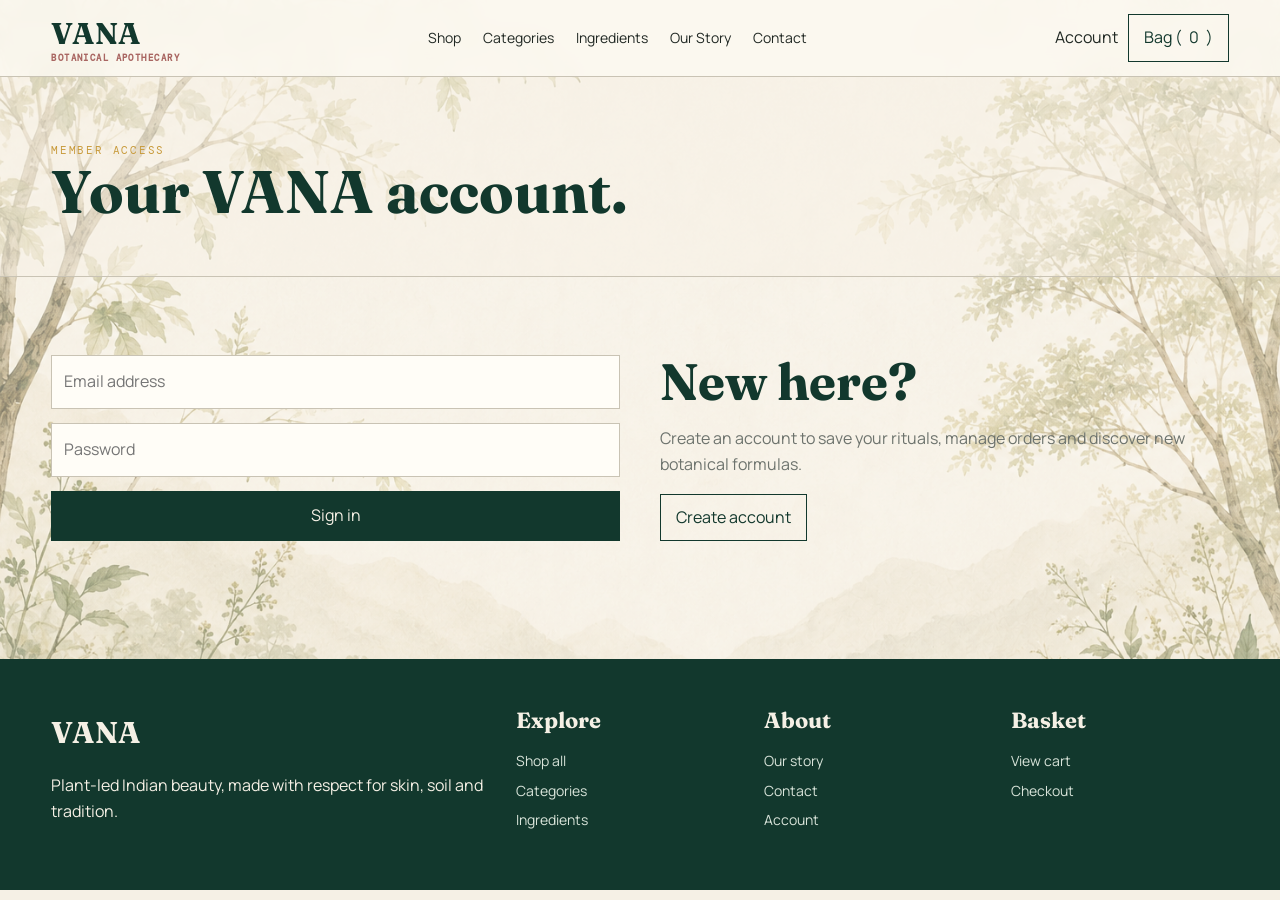
<file: Frontend/login.html>
<!DOCTYPE html>
<html lang="en">

<head>

    <!-- =========================================
         BASIC META
         ========================================= -->

    <meta charset="UTF-8">

    <meta
        name="viewport"
        content="width=device-width, initial-scale=1.0"
    >

    <title>Account — VANA</title>


    <!-- =========================================
         STYLESHEET
         ========================================= -->

    <link rel="stylesheet" href="style.css">


    <!-- =========================================
         JAVASCRIPT
         ========================================= -->

    <script src="data.js"></script>
    <script defer src="script.js"></script>

</head>


<body>


    <!-- =========================================
         HEADER / NAVIGATION
         ========================================= -->

    <header class="site-header">

        <div class="container nav">

            <!-- Brand -->

            <a class="brand" href="index.html">
                VANA

                <small>
                    Botanical Apothecary
                </small>
            </a>


            <!-- Navigation Links -->

            <nav class="navlinks">

                <a href="shop.html">
                    Shop
                </a>

                <a href="categories.html">
                    Categories
                </a>

                <a href="ingredients.html">
                    Ingredients
                </a>

                <a href="about.html">
                    Our Story
                </a>

                <a href="contact.html">
                    Contact
                </a>

            </nav>


            <!-- Header Actions -->

            <div class="actions">

                <a href="account.php" class="account-btn">
    Account
</a>

                <a
                    class="icon-btn"
                    href="cart.html"
                >
                    Bag (
                    <span data-cart-count>0</span>
                    )
                </a>

            </div>

        </div>

    </header>


    <!-- =========================================
         MAIN CONTENT
         ========================================= -->

    <main>


        <!-- =====================================
             PAGE TITLE
             ===================================== -->

        <section class="page-title">

            <div class="container">

                <div class="eyebrow">
                    Member access
                </div>

                <h1>
                    Your VANA account.
                </h1>

            </div>

        </section>


        <!-- =====================================
             ACCOUNT SECTION
             ===================================== -->

        <section class="section">

            <div class="container two-col">


                <!-- =================================
                     LOGIN FORM
                     ================================= -->

                <form
                class="form"
                action="../backend/login.php"
                method="POST"
                 >

                    <!-- Email -->

                    <input
                        type="email"
                        name="email"
                        placeholder="Email address"
                        required
                    >


                    <!-- Password -->

                    <input
                        type="password"
                        name="password"
                        placeholder="Password"
                        required
                    >


                    <!-- Sign In Button -->

                    <button
                        type="submit"
                        class="btn fill"
                    >
                        Sign in
                    </button>

                </form>


                <!-- =================================
                     CREATE ACCOUNT
                     ================================= -->

                <div>

                    <h2>
                        New here?
                    </h2>

                    <p class="muted">

                        Create an account to save
                        your rituals, manage orders
                        and discover new botanical
                        formulas.

                    </p>


                    <!-- Create Account -->

                    <a
                        href="register.html"
                        class="btn"
                    >
                        Create account
                    </a>

                </div>

            </div>

        </section>

    </main>


    <!-- =========================================
         FOOTER
         ========================================= -->

    <footer class="footer">

        <div class="container footer-grid">


            <!-- Footer Brand -->

            <div>

                <div
                    class="brand"
                    style="color: #f5f0e5;"
                >
                    VANA
                </div>

                <p>
                    Plant-led Indian beauty,
                    made with respect for skin,
                    soil and tradition.
                </p>

            </div>


            <!-- Explore -->

            <div>

                <h3>
                    Explore
                </h3>

                <a href="shop.html">
                    Shop all
                </a>

                <a href="categories.html">
                    Categories
                </a>

                <a href="ingredients.html">
                    Ingredients
                </a>

            </div>


            <!-- About -->

            <div>

                <h3>
                    About
                </h3>

                <a href="about.html">
                    Our story
                </a>

                <a href="contact.html">
                    Contact
                </a>

                <a href="login.html">
                    Account
                </a>

            </div>


            <!-- Basket -->

            <div>

                <h3>
                    Basket
                </h3>

                <a href="cart.html">
                    View cart
                </a>

                <a href="checkout.html">
                    Checkout
                </a>

            </div>

        </div>

    </footer>


</body>

</html>
</file>
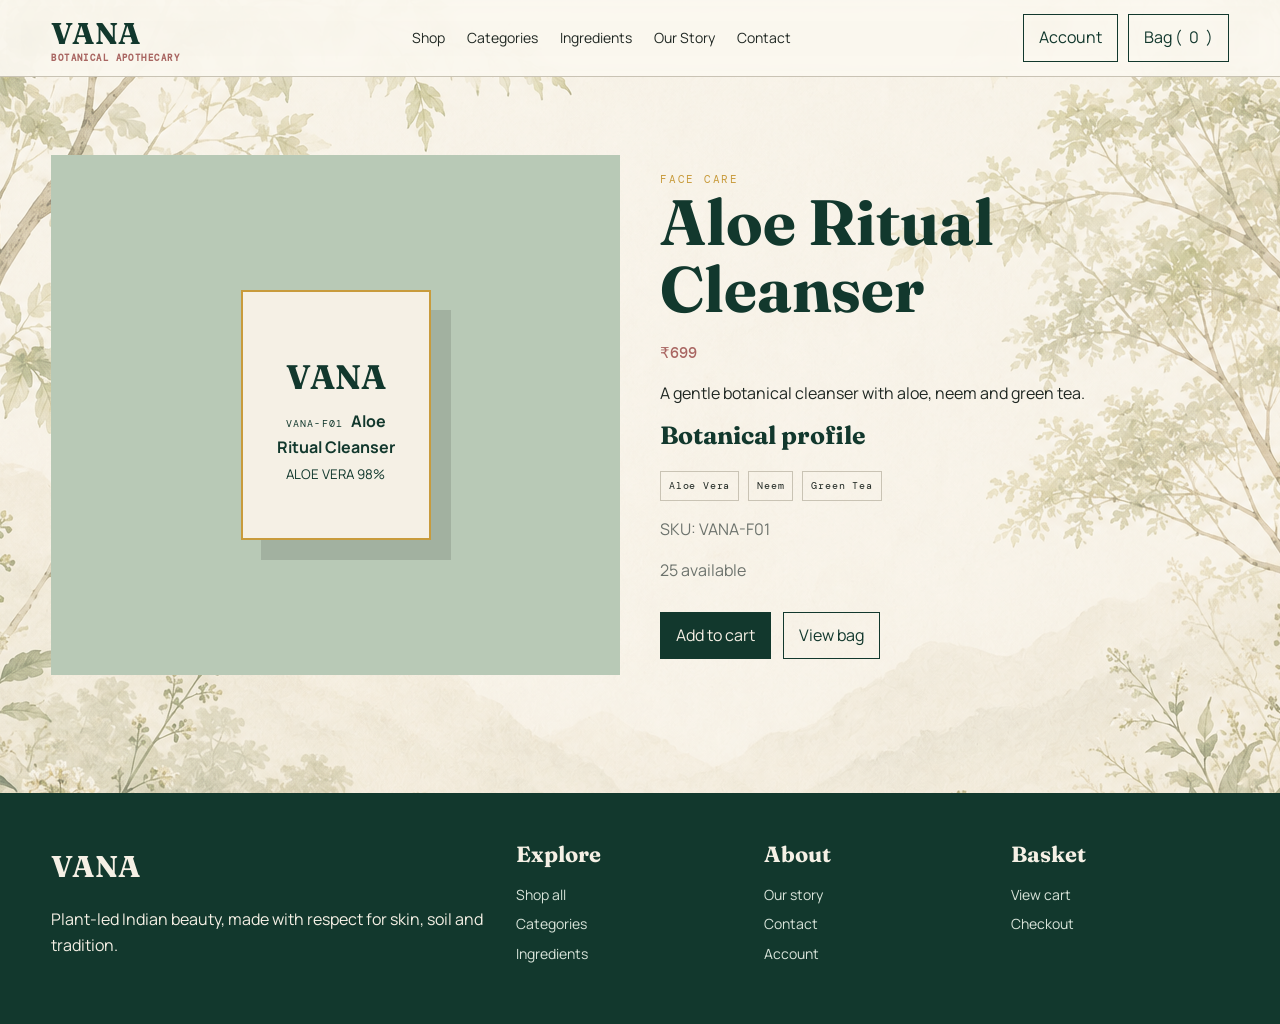
<file: Frontend/product.html>
<!DOCTYPE html>
<html lang="en">

<head>

    <!-- =========================================
         BASIC META
         ========================================= -->

    <meta charset="UTF-8">

    <meta
        name="viewport"
        content="width=device-width, initial-scale=1.0"
    >

    <title>Product — VANA</title>


    <!-- =========================================
         STYLESHEET
         ========================================= -->

    <link
        rel="stylesheet"
        href="style.css"
    >


    <!-- =========================================
         JAVASCRIPT
         ========================================= -->

    <script src="data.js"></script>

    <script
        defer
        src="script.js"
    ></script>

</head>


<body>


    <!-- =========================================
         HEADER / NAVIGATION
         ========================================= -->

    <header class="site-header">

        <div class="container nav">


            <!-- Brand -->

            <a
                class="brand"
                href="index.html"
            >
                VANA

                <small>
                    Botanical Apothecary
                </small>

            </a>


            <!-- Navigation Links -->

            <nav class="navlinks">

                <a href="shop.html">
                    Shop
                </a>

                <a href="categories.html">
                    Categories
                </a>

                <a href="ingredients.html">
                    Ingredients
                </a>

                <a href="about.html">
                    Our Story
                </a>

                <a href="contact.html">
                    Contact
                </a>

            </nav>


            <!-- Header Actions -->

            <div class="actions">

                <a
                    class="icon-btn"
                    href="account.php"
                >
                    Account
                </a>

                <a
                    class="icon-btn"
                    href="cart.html"
                >
                    Bag (
                    <span data-cart-count>0</span>
                    )

                </a>

            </div>

        </div>

    </header>


    <!-- =========================================
         MAIN CONTENT
         ========================================= -->

    <main>


        <!-- =====================================
             PRODUCT SECTION
             ===================================== -->

        <section class="section">

            <div class="container">

                <!--
                    Product information is currently
                    generated by script.js.

                    Example:
                    product.html?id=1

                    Later, this can be connected
                    directly to the MySQL database.
                -->

                <div data-product></div>

            </div>

        </section>

    </main>


    <!-- =========================================
         FOOTER
         ========================================= -->

    <footer class="footer">

        <div class="container footer-grid">


            <!-- =====================================
                 FOOTER BRAND
                 ===================================== -->

            <div>

                <div
                    class="brand"
                    style="color: #f5f0e5;"
                >
                    VANA
                </div>

                <p>
                    Plant-led Indian beauty,
                    made with respect for skin,
                    soil and tradition.
                </p>

            </div>


            <!-- =====================================
                 EXPLORE
                 ===================================== -->

            <div>

                <h3>
                    Explore
                </h3>

                <a href="shop.html">
                    Shop all
                </a>

                <a href="categories.html">
                    Categories
                </a>

                <a href="ingredients.html">
                    Ingredients
                </a>

            </div>


            <!-- =====================================
                 ABOUT
                 ===================================== -->

            <div>

                <h3>
                    About
                </h3>

                <a href="about.html">
                    Our story
                </a>

                <a href="contact.html">
                    Contact
                </a>

                <a href="account.php">
    Account
</a>

            </div>


            <!-- =====================================
                 BASKET
                 ===================================== -->

            <div>

                <h3>
                    Basket
                </h3>

                <a href="cart.html">
                    View cart
                </a>

                <a href="checkout.html">
                    Checkout
                </a>

            </div>

        </div>

    </footer>


</body>

</html>
</file>
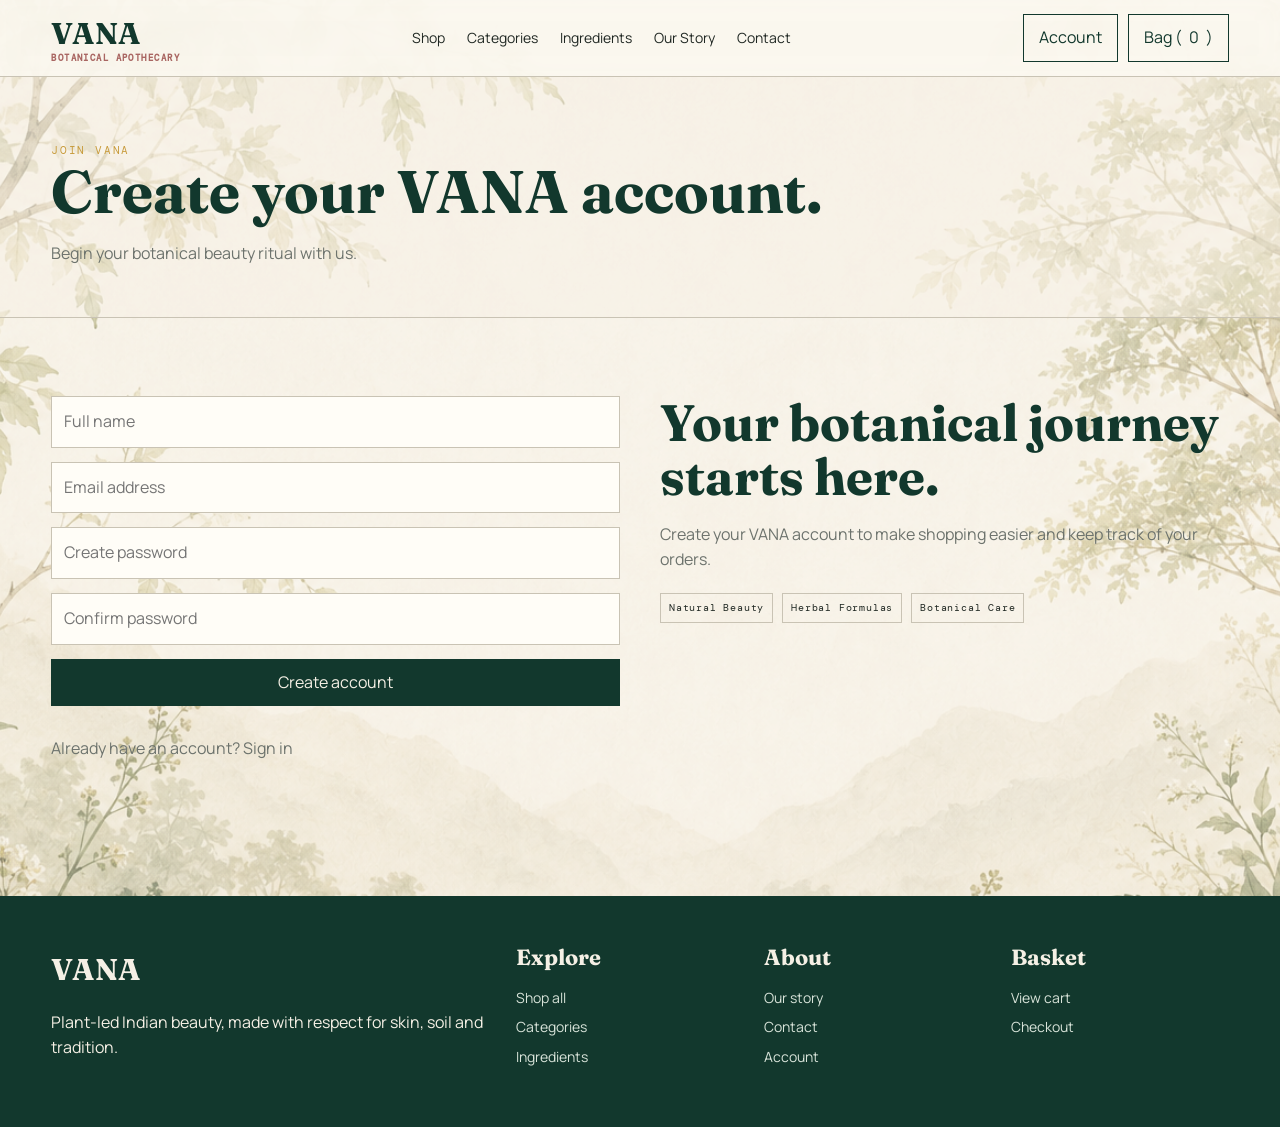
<file: Frontend/register.html>
<!DOCTYPE html>
<html lang="en">

<head>

    <!-- =========================================
         BASIC META
         ========================================= -->

    <meta charset="UTF-8">

    <meta
        name="viewport"
        content="width=device-width, initial-scale=1.0"
    >

    <title>Create Account — VANA</title>


    <!-- =========================================
         STYLESHEET
         ========================================= -->

    <link
        rel="stylesheet"
        href="style.css"
    >


    <!-- =========================================
         JAVASCRIPT
         ========================================= -->

    <script src="data.js"></script>

    <script
        defer
        src="script.js"
    ></script>

</head>


<body>


    <!-- =========================================
         HEADER / NAVIGATION
         ========================================= -->

    <header class="site-header">

        <div class="container nav">


            <!-- Brand -->

            <a
                class="brand"
                href="index.html"
            >

                VANA

                <small>
                    Botanical Apothecary
                </small>

            </a>


            <!-- Navigation -->

            <nav class="navlinks">

                <a href="shop.html">
                    Shop
                </a>

                <a href="categories.html">
                    Categories
                </a>

                <a href="ingredients.html">
                    Ingredients
                </a>

                <a href="about.html">
                    Our Story
                </a>

                <a href="contact.html">
                    Contact
                </a>

            </nav>


            <!-- Header Actions -->

            <div class="actions">

                <a
                    class="icon-btn"
                    href="account.php"
                >
                    Account
                </a>

                <a
                    class="icon-btn"
                    href="cart.html"
                >
                    Bag (
                    <span data-cart-count>0</span>
                    )
                </a>

            </div>

        </div>

    </header>


    <!-- =========================================
         MAIN CONTENT
         ========================================= -->

    <main>


        <!-- =====================================
             PAGE TITLE
             ===================================== -->

        <section class="page-title">

            <div class="container">

                <div class="eyebrow">
                    Join VANA
                </div>

                <h1>
                    Create your VANA account.
                </h1>

                <p class="muted">
                    Begin your botanical beauty ritual
                    with us.
                </p>

            </div>

        </section>


        <!-- =====================================
             REGISTER SECTION
             ===================================== -->

        <section class="section">

            <div class="container two-col">


                <!-- =================================
                     REGISTRATION FORM
                     ================================= -->

                <form
                    class="form"
                    action="../backend/register.php"
                    method="POST"
                >


                    <!-- Name -->

                    <input
                        type="text"
                        name="name"
                        placeholder="Full name"
                        autocomplete="name"
                        required
                    >


                    <!-- Email -->

                    <input
                        type="email"
                        name="email"
                        placeholder="Email address"
                        autocomplete="email"
                        required
                    >


                    <!-- Password -->

                    <input
                        type="password"
                        name="password"
                        placeholder="Create password"
                        autocomplete="new-password"
                        minlength="6"
                        required
                    >


                    <!-- Confirm Password -->

                    <input
                        type="password"
                        name="confirm_password"
                        placeholder="Confirm password"
                        autocomplete="new-password"
                        minlength="6"
                        required
                    >


                    <!-- Create Account Button -->

                    <button
                        type="submit"
                        class="btn fill"
                    >
                        Create account
                    </button>


                    <!-- Login Link -->

                    <p class="muted">

                        Already have an account?

                        <a href="login.html">
                            Sign in
                        </a>

                    </p>

                </form>


                <!-- =================================
                     INFORMATION
                     ================================= -->

                <div>

                    <h2>
                        Your botanical journey starts here.
                    </h2>

                    <p class="muted">
                        Create your VANA account to make
                        shopping easier and keep track of
                        your orders.
                    </p>


                    <div class="ingredient-badges">

                        <span class="badge">
                            Natural Beauty
                        </span>

                        <span class="badge">
                            Herbal Formulas
                        </span>

                        <span class="badge">
                            Botanical Care
                        </span>

                    </div>

                </div>

            </div>

        </section>

    </main>


    <!-- =========================================
         FOOTER
         ========================================= -->

    <footer class="footer">

        <div class="container footer-grid">


            <!-- Footer Brand -->

            <div>

                <div
                    class="brand"
                    style="color: #f5f0e5;"
                >
                    VANA
                </div>

                <p>
                    Plant-led Indian beauty,
                    made with respect for skin,
                    soil and tradition.
                </p>

            </div>


            <!-- Explore -->

            <div>

                <h3>
                    Explore
                </h3>

                <a href="shop.html">
                    Shop all
                </a>

                <a href="categories.html">
                    Categories
                </a>

                <a href="ingredients.html">
                    Ingredients
                </a>

            </div>


            <!-- About -->

            <div>

                <h3>
                    About
                </h3>

                <a href="about.html">
                    Our story
                </a>

                <a href="contact.html">
                    Contact
                </a>

                <a href="account.php">
                    Account
                </a>

            </div>


            <!-- Basket -->

            <div>

                <h3>
                    Basket
                </h3>

                <a href="cart.html">
                    View cart
                </a>

                <a href="checkout.html">
                    Checkout
                </a>

            </div>

        </div>

    </footer>


</body>

</html>
</file>
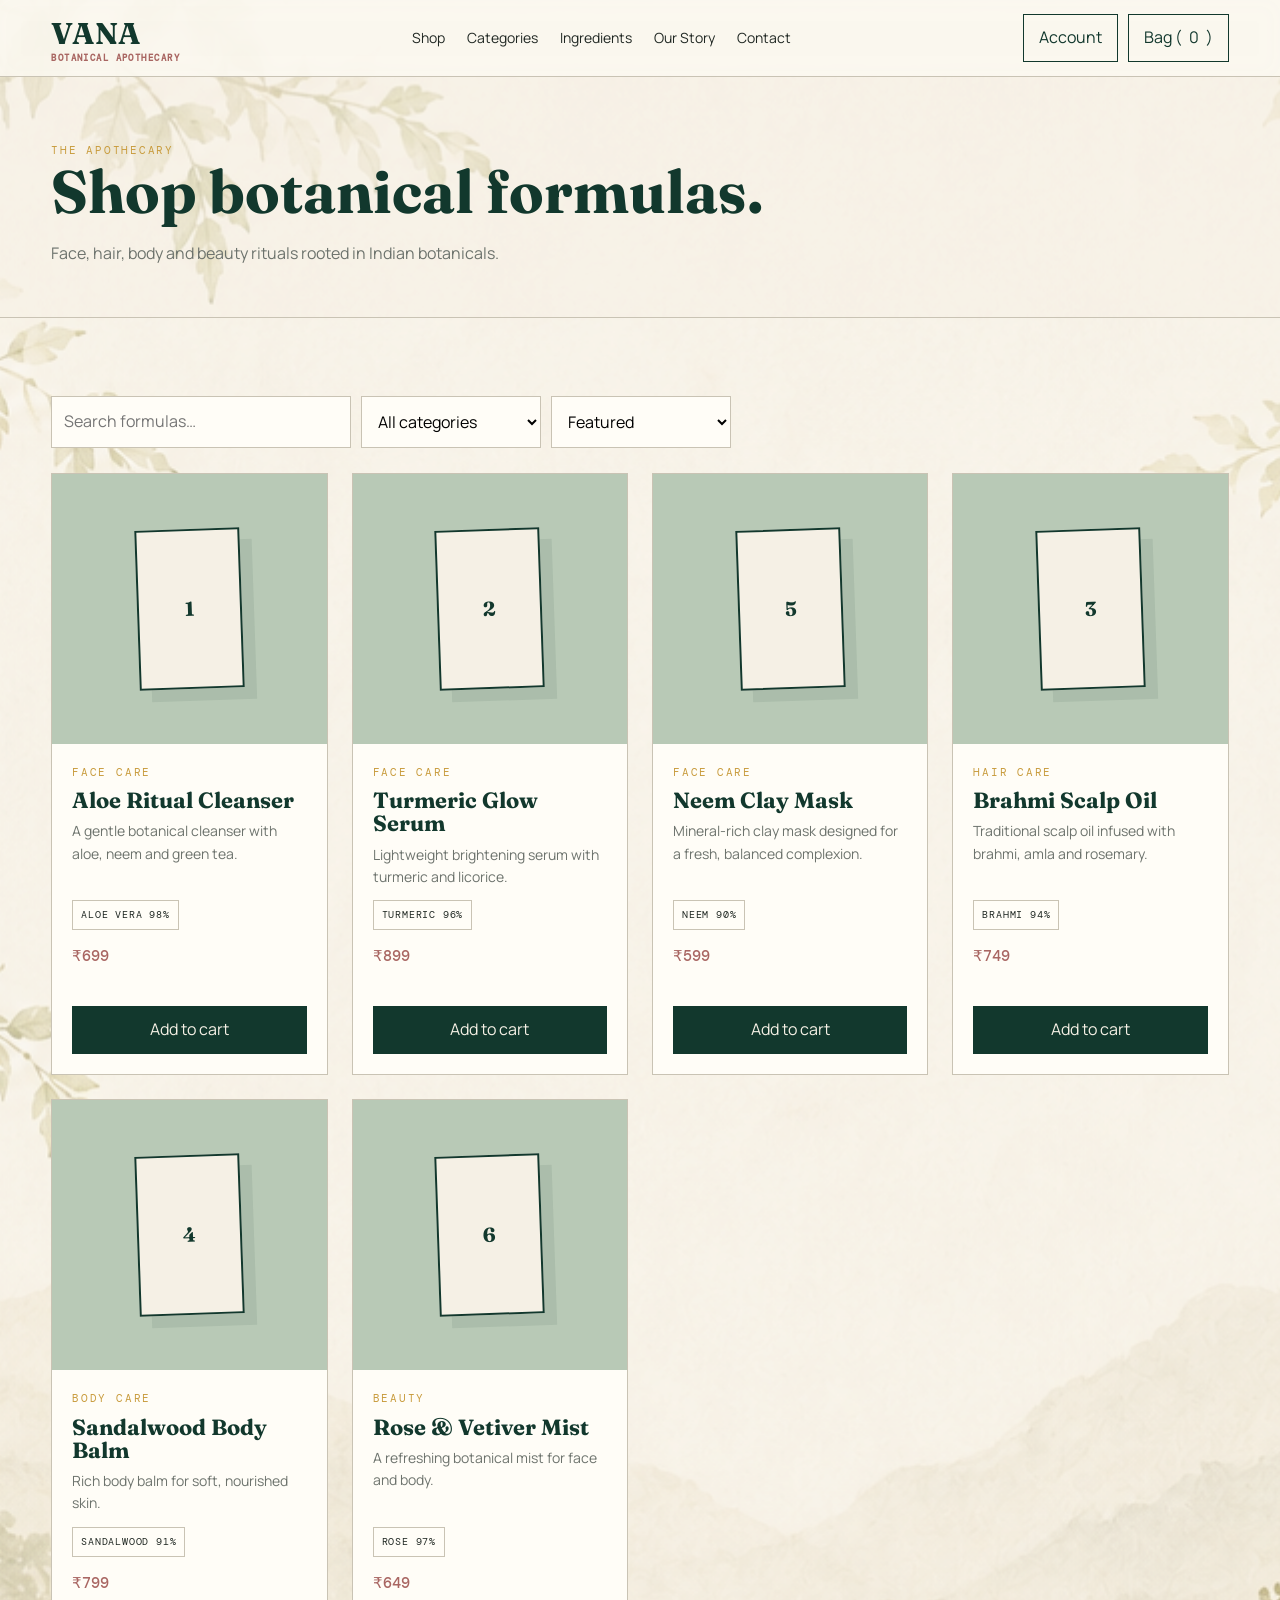
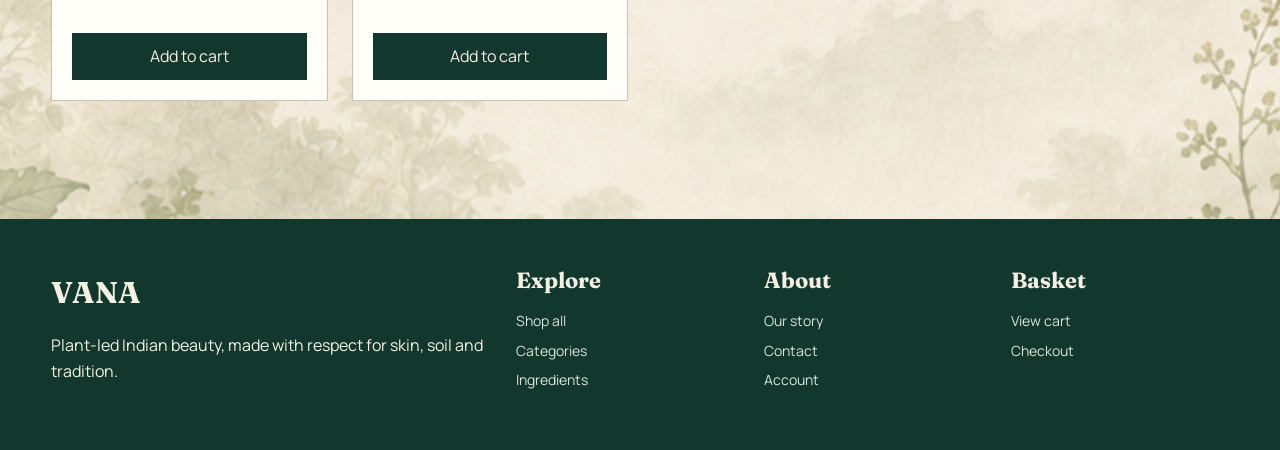
<file: Frontend/shop.html>
<!DOCTYPE html>
<html lang="en">

<head>

    <!-- =========================================
         BASIC META
         ========================================= -->

    <meta charset="UTF-8">

    <meta
        name="viewport"
        content="width=device-width, initial-scale=1.0"
    >

    <title>Shop — VANA</title>


    <!-- =========================================
         STYLESHEET
         ========================================= -->

    <link
        rel="stylesheet"
        href="style.css"
    >


    <!-- =========================================
         PRODUCT DATA
         ========================================= -->

    <script src="data.js"></script>


    <!-- =========================================
         MAIN JAVASCRIPT
         ========================================= -->

    <script defer src="script.js"></script>

</head>


<body>


    <!-- =========================================
         HEADER / NAVIGATION
         ========================================= -->

    <header class="site-header">

        <div class="container nav">


            <!-- Brand -->

            <a
                class="brand"
                href="index.html"
            >
                VANA

                <small>
                    Botanical Apothecary
                </small>

            </a>


            <!-- Navigation -->

            <nav class="navlinks">

                <a href="shop.html">
                    Shop
                </a>

                <a href="categories.html">
                    Categories
                </a>

                <a href="ingredients.html">
                    Ingredients
                </a>

                <a href="about.html">
                    Our Story
                </a>

                <a href="contact.html">
                    Contact
                </a>

            </nav>


            <!-- Header Actions -->

            <div class="actions">

                <a
           class="icon-btn"
            href="account.php"
              >
            Account
            </a>
                <a
                    class="icon-btn"
                    href="cart.html"
                >
                    Bag (
                    <span data-cart-count>0</span>
                    )

                </a>

            </div>

        </div>

    </header>


    <!-- =========================================
         MAIN CONTENT
         ========================================= -->

    <main>


        <!-- =====================================
             SHOP PAGE TITLE
             ===================================== -->

        <section class="page-title">

            <div class="container">

                <div class="eyebrow">
                    The Apothecary
                </div>

                <h1>
                    Shop botanical formulas.
                </h1>

                <p class="muted">
                    Face, hair, body and beauty rituals
                    rooted in Indian botanicals.
                </p>

            </div>

        </section>


        <!-- =====================================
             SHOP SECTION
             ===================================== -->

        <section class="section">

            <div class="container">


                <!-- =================================
                     FILTERS
                     ================================= -->

                <div class="filters">


                    <!-- Search -->

                    <input
                        id="search"
                        type="search"
                        placeholder="Search formulas…"
                    >


                    <!-- Category Filter -->

                    <select id="category">

                        <option value="">
                            All categories
                        </option>

                        <option value="Face Care">
                            Face Care
                        </option>

                        <option value="Hair Care">
                            Hair Care
                        </option>

                        <option value="Body Care">
                            Body Care
                        </option>

                        <option value="Beauty">
                            Beauty
                        </option>

                    </select>


                    <!-- Price Sorting -->

                    <select id="sort">

                        <option value="">
                            Featured
                        </option>

                        <option value="low">
                            Price: low to high
                        </option>

                        <option value="high">
                            Price: high to low
                        </option>

                    </select>

                </div>


                <!-- =================================
                     PRODUCT GRID
                     ================================= -->

                <!--
                    Products are currently generated
                    by script.js using data.js.

                    Later, PHP + MySQL can be used
                    to load products from the database.
                -->

                <div
                    class="products"
                    data-shop
                ></div>

            </div>

        </section>

    </main>


    <!-- =========================================
         FOOTER
         ========================================= -->

    <footer class="footer">

        <div class="container footer-grid">


            <!-- =====================================
                 FOOTER BRAND
                 ===================================== -->

            <div>

                <div
                    class="brand"
                    style="color: #f5f0e5;"
                >
                    VANA
                </div>

                <p>
                    Plant-led Indian beauty,
                    made with respect for skin,
                    soil and tradition.
                </p>

            </div>


            <!-- =====================================
                 EXPLORE
                 ===================================== -->

            <div>

                <h3>
                    Explore
                </h3>

                <a href="shop.html">
                    Shop all
                </a>

                <a href="categories.html">
                    Categories
                </a>

                <a href="ingredients.html">
                    Ingredients
                </a>

            </div>


            <!-- =====================================
                 ABOUT
                 ===================================== -->

            <div>

                <h3>
                    About
                </h3>

                <a href="about.html">
                    Our story
                </a>

                <a href="contact.html">
                    Contact
                </a>

                <a href="account.php">
                 Account
                </a>
            </div>


            <!-- =====================================
                 BASKET
                 ===================================== -->

            <div>

                <h3>
                    Basket
                </h3>

                <a href="cart.html">
                    View cart
                </a>

                <a href="checkout.html">
                    Checkout
                </a>

            </div>

        </div>

    </footer>


</body>

</html>
</file>
<file: Frontend/style.css>
@import url('https://fonts.googleapis.com/css2?family=DM+Mono:wght@400;500&family=Fraunces:opsz,wght@9..144,500;9..144,600;9..144,700&family=Manrope:wght@400;500;600;700&display=swap');

/* =========================================================
   VANA BOTANICAL APOTHECARY
   MAIN STYLESHEET
   ========================================================= */


/* =========================================================
   DESIGN TOKENS
   ========================================================= */

:root {
    --forest: #12382d;
    --forest-2: #1d4d3d;
    --sage: #b8c9b6;
    --gold: #c89b3c;

    --ivory: #f5f0e5;
    --paper: #fbf8f0;
    --clay: #a96662;
    --ink: #202823;
    --line: #c9c3b4;

    --serif: "Fraunces", Georgia, serif;
    --sans: "Manrope", Arial, sans-serif;
    --mono: "DM Mono", monospace;
}


/* =========================================================
   RESET & GLOBAL
   ========================================================= */

* {
    box-sizing: border-box;
}

html {
    scroll-behavior: smooth;
}

body {
    margin: 0;

    background-color: #f5f0e5;

    color: var(--ink);
    font-family: var(--sans);
    line-height: 1.6;

    animation: pageFadeIn 0.7s ease both;
}


/* =========================================================
   GLOBAL BOTANICAL BACKGROUND
   ========================================================= */

body::before {
    content: "";

    position: fixed;

    inset: 0;

    background-image: url("images/ingredients/tree-bg.png");

    background-size: cover;
    background-position: center center;
    background-repeat: no-repeat;

    opacity: 0.65;

    pointer-events: none;

    z-index: 0;
}


/* Keep website content above the background */

body > * {
    position: relative;
    z-index: 1;
}
a {
    color: inherit;
    text-decoration: none;
}

button,
input,
select,
textarea {
    font: inherit;
}

button {
    cursor: pointer;
}

img {
    max-width: 100%;
    display: block;
}

.container {
    width: min(1180px, 92%);
    margin: 0 auto;
}


/* =========================================================
   PAGE ANIMATION
   ========================================================= */

@keyframes pageFadeIn {
    from {
        opacity: 0;
        transform: translateY(8px);
    }

    to {
        opacity: 1;
        transform: translateY(0);
    }
}

@keyframes slideUp {
    from {
        opacity: 0;
        transform: translateY(25px);
    }

    to {
        opacity: 1;
        transform: translateY(0);
    }
}

@keyframes heroCardIn {
    from {
        opacity: 0;
        transform: translateX(40px) scale(0.96);
    }

    to {
        opacity: 1;
        transform: translateX(0) scale(1);
    }
}

@keyframes botanicalFloat {
    0%,
    100% {
        transform: translateY(0) rotate(0deg);
    }

    50% {
        transform: translateY(-18px) rotate(5deg);
    }
}

@keyframes jarFloat {
    0%,
    100% {
        transform: translateY(0) rotate(-2deg);
    }

    50% {
        transform: translateY(-10px) rotate(1deg);
    }
}

@keyframes cartPulse {
    0% {
        transform: scale(1);
    }

    50% {
        transform: scale(1.5);
    }

    100% {
        transform: scale(1);
    }
}


/* =========================================================
   HEADER / NAVIGATION
   ========================================================= */

.site-header {
    position: sticky;
    top: 0;
    z-index: 20;

    background: rgba(251, 248, 240, 0.94);
    backdrop-filter: blur(10px);

    border-bottom: 1px solid var(--line);
}

.nav {
    min-height: 76px;

    display: flex;
    align-items: center;
    justify-content: space-between;

    gap: 24px;
}


/* Brand */

.brand {
    font-family: var(--serif);
    font-size: 30px;
    font-weight: 700;

    color: var(--forest);

    white-space: nowrap;
}

.brand small {
    display: block;

    margin-top: -7px;

    font-family: var(--mono);
    font-size: 9px;
    letter-spacing: 0.16em;
    text-transform: uppercase;

    color: var(--clay);
}


/* Navigation */

.navlinks {
    display: flex;
    align-items: center;
    gap: 22px;

    font-size: 14px;
}

.navlinks a {
    position: relative;

    transition: color 0.3s ease;
}

.navlinks a:hover {
    color: var(--clay);
}

.navlinks a::after {
    content: "";

    position: absolute;
    left: 0;
    bottom: -7px;

    width: 0;
    height: 1px;

    background: var(--clay);

    transition: width 0.3s ease;
}

.navlinks a:hover::after {
    width: 100%;
}


/* Header actions */

.actions {
    display: flex;
    align-items: center;
    gap: 10px;
}

.icon-btn,
.btn {
    display: inline-block;

    border: 1px solid var(--forest);

    background: transparent;
    color: var(--forest);

    padding: 10px 15px;

    cursor: pointer;

    transition:
        transform 0.25s ease,
        box-shadow 0.25s ease,
        background-color 0.25s ease;
}

.icon-btn:hover,
.btn:hover {
    transform: translateY(-2px);
    box-shadow: 0 8px 18px rgba(18, 56, 45, 0.15);
}

.btn.fill {
    background: var(--forest);
    color: var(--ivory);
}

.btn.fill:hover {
    background: var(--forest-2);
}

.btn:active {
    transform: translateY(0) scale(0.97);
}


/* =========================================================
   TYPOGRAPHY
   ========================================================= */

h1,
h2,
h3 {
    margin: 0 0 18px;

    font-family: var(--serif);
    line-height: 1.05;

    color: var(--forest);
}

h1 {
    font-size: clamp(48px, 7vw, 88px);
}

h2 {
    font-size: clamp(34px, 4vw, 52px);
}

h3 {
    font-size: 25px;
}

.eyebrow {
    font-family: var(--mono);
    font-size: 11px;
    letter-spacing: 0.16em;
    text-transform: uppercase;

    color: var(--gold);
}

.muted {
    color: #6d736d;
}

.price {
    margin: 12px 0 0;

    font-family: var(--mono);
    font-size: 15px;
    font-weight: 500;

    color: var(--clay);
}


/* =========================================================
   HERO
   ========================================================= */

.hero {
    padding: 72px 0;

    background: var(--forest);
    color: var(--ivory);
}

.hero-grid {
    display: grid;

    grid-template-columns: 1.05fr 0.95fr;

    gap: 48px;

    align-items: center;
}

.hero .eyebrow {
    animation: slideUp 0.7s ease 0.1s both;
}

.hero h1 {
    color: var(--ivory);

    animation: slideUp 0.8s ease 0.2s both;
}

.hero p {
    max-width: 570px;

    color: #dbe5d8;

    font-size: 17px;

    animation: slideUp 0.8s ease 0.35s both;
}

.hero .btn {
    animation: slideUp 0.8s ease 0.5s both;
}


/* Hero card */

.hero-card {
    position: relative;

    min-height: 450px;

    display: flex;
    align-items: center;
    justify-content: center;

    overflow: hidden;

    border: 1px solid #6f8b7a;

    background:
        linear-gradient(
            145deg,
            #254f40,
            #0e2b22
        );

    animation: heroCardIn 1s ease 0.25s both;
}


/* Botanical */

.botanical {
    position: absolute;

    font-size: 170px;
    opacity: 0.22;

    animation: botanicalFloat 5s ease-in-out infinite;
}


/* =========================================================
   PRODUCT JAR
   ========================================================= */

.product-jar {
    position: relative;

    width: 190px;
    height: 250px;

    padding: 30px 20px;

    text-align: center;

    border: 2px solid var(--gold);

    background: var(--ivory);
    color: var(--forest);

    box-shadow: 20px 20px 0 rgba(0, 0, 0, 0.12);

    animation: jarFloat 4s ease-in-out infinite;
}

.product-jar::before {
    content: "VANA";

    display: block;

    margin: 28px 0 5px;

    font-family: var(--serif);
    font-size: 34px;
    font-weight: 700;
}

.product-jar span {
    font-family: var(--mono);
    font-size: 10px;
    letter-spacing: 0.12em;
}


/* =========================================================
   SECTIONS
   ========================================================= */

.section {
    padding: 78px 0;
}

.section-head {
    display: flex;
    align-items: end;
    justify-content: space-between;

    gap: 20px;

    margin-bottom: 34px;
}

.section-head h2 {
    transition: transform 0.4s ease;
}

.section-head:hover h2 {
    transform: translateX(5px);
}


/* =========================================================
   SPECIMEN CARDS
   ========================================================= */

.spec-grid {
    display: grid;

    grid-template-columns: repeat(3, minmax(0, 1fr));

    gap: 18px;
}
/* =========================================================
   INGREDIENT IMAGES
   ========================================================= */

.ingredient-image {
    width: 100%;
    height: 150px;

    margin-bottom: 18px;

    overflow: hidden;

    border: 1px solid var(--line);

    background: var(--sage);
}

.ingredient-image img {
    width: 100%;
    height: 100%;

    object-fit: cover;

    transition:
        transform 0.5s ease,
        filter 0.5s ease;
}

.spec-card:hover .ingredient-image img {
    transform: scale(1.08);

    filter: saturate(1.08);
}
.spec-card {
    position: relative;

    padding: 25px;

    border: 1px solid var(--line);

    background: var(--paper);

    transition:
        transform 0.35s ease,
        box-shadow 0.35s ease,
        background-color 0.35s ease;
}

.spec-card:hover {
    transform: translateY(-6px);

    background: #fffdf7;

    box-shadow: 0 14px 30px rgba(18, 56, 45, 0.09);
}

.spec-card::after {
    content: "";

    display: block;

    margin-top: 22px;

    border-bottom: 1px dotted var(--line);
}

.spec-icon {
    font-size: 28px;

    color: var(--clay);

    transition:
        transform 0.4s ease,
        color 0.3s ease;
}

.spec-card:hover .spec-icon {
    transform: rotate(12deg) scale(1.15);

    color: var(--gold);
}


/* =========================================================
   BADGES
   ========================================================= */

.badge {
    display: inline-block;

    margin: 4px 3px 0 0;
    padding: 6px 8px;

    border: 1px solid var(--line);

    font-family: var(--mono);
    font-size: 10px;

    letter-spacing: 0.08em;

    transition:
        background-color 0.25s ease,
        color 0.25s ease,
        transform 0.25s ease;
}

.badge:hover {
    background: var(--forest);
    color: var(--ivory);

    transform: translateY(-2px);
}


/* =========================================================
   PRODUCTS
   ========================================================= */

/*
   IMPORTANT:
   All product cards now have equal height.
*/
.product-action {
    padding: 0 20px 20px;

    margin-top: auto;
}

.product-action .btn {
    width: 100%;
    text-align: center;
}

.products {
    display: grid;

    grid-template-columns: repeat(4, minmax(0, 1fr));

    gap: 24px;

    align-items: stretch;
}


/* Product card */

.product {
    display: flex;
    flex-direction: column;

    min-width: 0;
    height: 100%;

    overflow: hidden;

    border: 1px solid var(--line);

    background: #fffdf7;

    transition:
        transform 0.35s ease,
        box-shadow 0.35s ease,
        border-color 0.35s ease;
}

.product:hover {
    transform: translateY(-8px);

    border-color: var(--forest);

    box-shadow: 0 18px 35px rgba(18, 56, 45, 0.12);
}


/* Product link */

.product-link {
    display: flex;
    flex-direction: column;

    flex: 1;

    color: inherit;
    text-decoration: none;
}


/* Product visual */

.product-visual {
    width: 100%;
    height: 270px;
    min-height: 270px;

    display: flex;
    align-items: center;
    justify-content: center;

    overflow: hidden;

    background: var(--sage);
}


/* Mini bottle */

.mini-bottle {
    width: 105px;
    height: 160px;

    display: flex;
    align-items: center;
    justify-content: center;

    border: 2px solid var(--forest);

    background: var(--ivory);
    color: var(--forest);

    font-family: var(--serif);
    font-size: 20px;
    font-weight: 700;

    transform: rotate(-2deg);

    box-shadow: 12px 12px 0 rgba(18, 56, 45, 0.08);

    transition:
        transform 0.5s ease,
        box-shadow 0.5s ease;
}

.product:hover .mini-bottle {
    transform: rotate(0deg) scale(1.08);

    box-shadow: 0 12px 25px rgba(18, 56, 45, 0.15);
}


/* Product body */

.product-body {
    display: flex;
    flex-direction: column;

    flex: 1;

    min-width: 0;

    padding: 20px;
}

.product-body h3 {
    margin: 8px 0;

    font-size: 22px;
}

.product-body .muted {
    margin: 0 0 12px;

    font-size: 14px;
    line-height: 1.6;
}

.product-body .badge {
    align-self: flex-start;

    margin-top: auto;
}

.product-body .price {
    margin: 14px 0 18px;
}


/* Add to cart button */

.product-body .btn {
    width: 100%;

    margin-top: auto;

    text-align: center;
}


/* =========================================================
   EMPTY STATE
   ========================================================= */

.empty-state {
    padding: 70px 20px;

    text-align: center;

    border: 1px solid var(--line);

    background: var(--ivory);
}

.empty-state h2 {
    margin-bottom: 12px;
}


/* =========================================================
   BANNER
   ========================================================= */

.banner {
    padding: 45px 0;

    background: var(--ivory);

    border-top: 1px solid var(--line);
    border-bottom: 1px solid var(--line);
}


/* =========================================================
   TWO COLUMN LAYOUT
   ========================================================= */

.two-col {
    display: grid;

    grid-template-columns: 1fr 1fr;

    gap: 40px;
}


/* =========================================================
   PRODUCT DETAILS
   ========================================================= */

.product-detail {
    align-items: center;
}

.product-detail-visual {
    min-height: 520px;
    height: 520px;
}

.product-detail-info h1 {
    font-size: clamp(42px, 5vw, 68px);
}

.product-detail-action {
    display: flex;

    gap: 12px;

    flex-wrap: wrap;

    margin-top: 28px;
}

.ingredient-badges {
    display: flex;

    flex-wrap: wrap;

    gap: 6px;
}


/* =========================================================
   FILTERS
   ========================================================= */

.filters {
    display: flex;

    flex-wrap: wrap;

    gap: 10px;

    margin-bottom: 25px;
}

.filters input,
.filters select {
    min-height: 44px;

    padding: 12px;

    border: 1px solid var(--line);

    background: #fffdf7;

    transition:
        border-color 0.25s ease,
        box-shadow 0.25s ease;
}

.filters input {
    width: 300px;
    max-width: 100%;
}

.filters select {
    min-width: 180px;
}

.filters input:focus,
.filters select:focus {
    outline: none;

    border-color: var(--forest);

    box-shadow: 0 0 0 3px rgba(18, 56, 45, 0.08);
}


/* =========================================================
   FORMS
   ========================================================= */

.form {
    display: grid;

    gap: 14px;

    width: 100%;
    max-width: 650px;
}

.form input,
.form textarea,
.form select {
    width: 100%;

    padding: 12px;

    border: 1px solid var(--line);

    background: #fffdf7;

    transition:
        border-color 0.25s ease,
        box-shadow 0.25s ease,
        transform 0.2s ease;
}

.form textarea {
    resize: vertical;
}

.form input:focus,
.form textarea:focus,
.form select:focus {
    outline: none;

    border-color: var(--forest);

    box-shadow: 0 0 0 3px rgba(18, 56, 45, 0.08);
}


/* =========================================================
   CART
   ========================================================= */

.cart-row {
    display: grid;

    grid-template-columns: 1fr auto auto;

    align-items: center;

    gap: 20px;

    padding: 18px 0;

    border-bottom: 1px solid var(--line);
}

.cart-row h3 {
    margin-bottom: 5px;

    font-size: 20px;
}

.qty {
    display: flex;

    align-items: center;

    gap: 10px;
}

.qty button {
    width: 32px;
    height: 32px;

    border: 1px solid var(--line);

    background: transparent;

    transition:
        background-color 0.2s ease,
        color 0.2s ease;
}

.qty button:hover {
    background: var(--forest);

    color: var(--ivory);
}

.total {
    margin-top: 25px;

    text-align: right;

    font-family: var(--mono);
    font-size: 18px;
    font-weight: 600;
}


/* =========================================================
   CHECKOUT BUTTON
   ========================================================= */

.checkout-btn {
    display: inline-block;

    margin-top: 20px;
}


/* =========================================================
   PAGE TITLE
   ========================================================= */

.page-title {
    padding: 65px 0 35px;

    background: rgba(245, 240, 229, 0.45);

    border-bottom: 1px solid var(--line);
}

.page-title h1 {
    font-size: 60px;
}


/* =========================================================
   NOTICE BAR
   ========================================================= */

.notice {
    padding: 10px;

    text-align: center;

    background: var(--gold);

    color: var(--forest);

    font-family: var(--mono);
    font-size: 11px;
}


/* =========================================================
   FOOTER
   ========================================================= */

.footer {
    margin-top: 40px;

    padding: 50px 0;

    background: var(--forest);

    color: var(--ivory);
}

.footer-grid {
    display: grid;

    grid-template-columns: 2fr 1fr 1fr 1fr;

    gap: 30px;
}

.footer h3 {
    font-size: 22px;

    color: var(--ivory);
}

.footer a {
    display: block;

    margin: 7px 0;

    color: #d9e4da;

    font-size: 14px;

    transition:
        color 0.25s ease,
        transform 0.25s ease;
}

.footer a:hover {
    color: var(--gold);

    transform: translateX(5px);
}


/* =========================================================
   CART COUNT
   ========================================================= */

[data-cart-count] {
    display: inline-flex;

    min-width: 18px;
    height: 18px;

    align-items: center;
    justify-content: center;
}

.cart-added {
    animation: cartPulse 0.45s ease;
}


/* =========================================================
   MOBILE / TABLET
   ========================================================= */

@media (max-width: 1000px) {

    .products {
        grid-template-columns: repeat(3, minmax(0, 1fr));
    }

}


/* =========================================================
   TABLET
   ========================================================= */

@media (max-width: 850px) {

    .navlinks {
        display: none;
    }

    .hero-grid,
    .two-col {
        grid-template-columns: 1fr;
    }

    .products {
        grid-template-columns: repeat(2, minmax(0, 1fr));
    }

    .spec-grid {
        grid-template-columns: repeat(2, minmax(0, 1fr));
    }

    .footer-grid {
        grid-template-columns: 1fr 1fr;
    }

    .hero {
        padding: 50px 0;
    }

    .hero-card {
        min-height: 330px;
    }

    .product-detail-visual {
        min-height: 400px;
        height: 400px;
    }

    .product-detail-info h1 {
        font-size: 42px;
    }

    .cart-row {
        grid-template-columns: 1fr auto;
    }

    .cart-row > strong {
        grid-column: 2;
        grid-row: 1;
    }
}


/* =========================================================
   MOBILE
   ========================================================= */

@media (max-width: 520px) {
    .ingredient-image {
    height: 130px;
    }

    .products {
        grid-template-columns: 1fr;
    }

    .spec-grid {
        grid-template-columns: 1fr;
    }

    .footer-grid {
        grid-template-columns: 1fr;
    }

    .page-title {
        padding: 50px 0 30px;
    }

    .page-title h1 {
        font-size: 45px;
    }

    .nav {
        min-height: 68px;
    }

    .brand {
        font-size: 26px;
    }

    .actions {
        gap: 5px;
    }

    .icon-btn {
        padding: 8px 10px;

        font-size: 12px;
    }

    .hero-card {
        min-height: 280px;
    }

    .product-visual {
        height: 250px;
        min-height: 250px;
    }

    .filters {
        flex-direction: column;
    }

    .filters input,
    .filters select {
        width: 100%;
        max-width: none;
    }

    .cart-row {
        grid-template-columns: 1fr;
        gap: 12px;
    }

    .cart-row > strong {
        grid-column: auto;
        grid-row: auto;
    }

    .total {
        text-align: left;
    }
}


/* =========================================================
   ACCESSIBILITY
   ========================================================= */

@media (prefers-reduced-motion: reduce) {

    *,
    *::before,
    *::after {
        animation-duration: 0.01ms !important;
        animation-iteration-count: 1 !important;
        transition-duration: 0.01ms !important;
        scroll-behavior: auto !important;
    }
}
/* =========================================
   PRODUCT GRID - PERFECT ALIGNMENT
   ========================================= */

.products {
    display: grid;
    grid-template-columns: repeat(4, minmax(0, 1fr));
    gap: 24px;
    align-items: stretch;
}


/* Product Card */

.product-card {
    display: flex;
    flex-direction: column;
    height: 100%;
    min-height: 480px;
    box-sizing: border-box;
}


/* Product Image */

.product-card img {
    width: 100%;
    height: 280px;
    object-fit: cover;
    display: block;
}


/* Product Information */

.product-card .product-info {
    display: flex;
    flex-direction: column;
    flex: 1;
}


/* Product Title */

.product-card h3 {
    margin-bottom: 8px;
}


/* Product Description */

.product-card p {
    margin-bottom: 12px;
}


/* Price */

.product-card .price {
    margin-top: auto;
    margin-bottom: 18px;
}


/* Add to Cart Button */

.product-card .btn,
.product-card button {
    width: 100%;
    min-height: 48px;
    margin-top: auto;
    box-sizing: border-box;
}

/* =========================================================
   INGREDIENTS PAGE BOTANICAL BACKGROUND
   ========================================================= */

.ingredient-note {
    margin-top: 14px;

    font-family: var(--mono);
    font-size: 11px;

    letter-spacing: 0.12em;
    text-transform: uppercase;

    color: var(--clay);
}

/* =========================================
   VANA PROMISE IMAGE
   ========================================= */

.vana-promise-card {
    overflow: hidden;
    padding: 0 !important;
}

.vana-promise-image {
    width: 100%;
    height: 280px;
    overflow: hidden;
}

.vana-promise-image img {
    width: 100%;
    height: 100%;
    display: block;
    object-fit: cover;
    object-position: center;
    transition: transform 0.6s ease;
}

.vana-promise-card:hover .vana-promise-image img {
    transform: scale(1.05);
}

.vana-promise-content {
    padding: 28px;
}

.vana-promise-content h3 {
    margin-top: 5px;
}

.vana-promise-content p {
    margin-bottom: 0;
}


/* =========================================
   MOBILE
   ========================================= */

@media (max-width: 768px) {

    .vana-promise-image {
        height: 240px;
    }

    .vana-promise-content {
        padding: 24px;
    }

}
</file>
